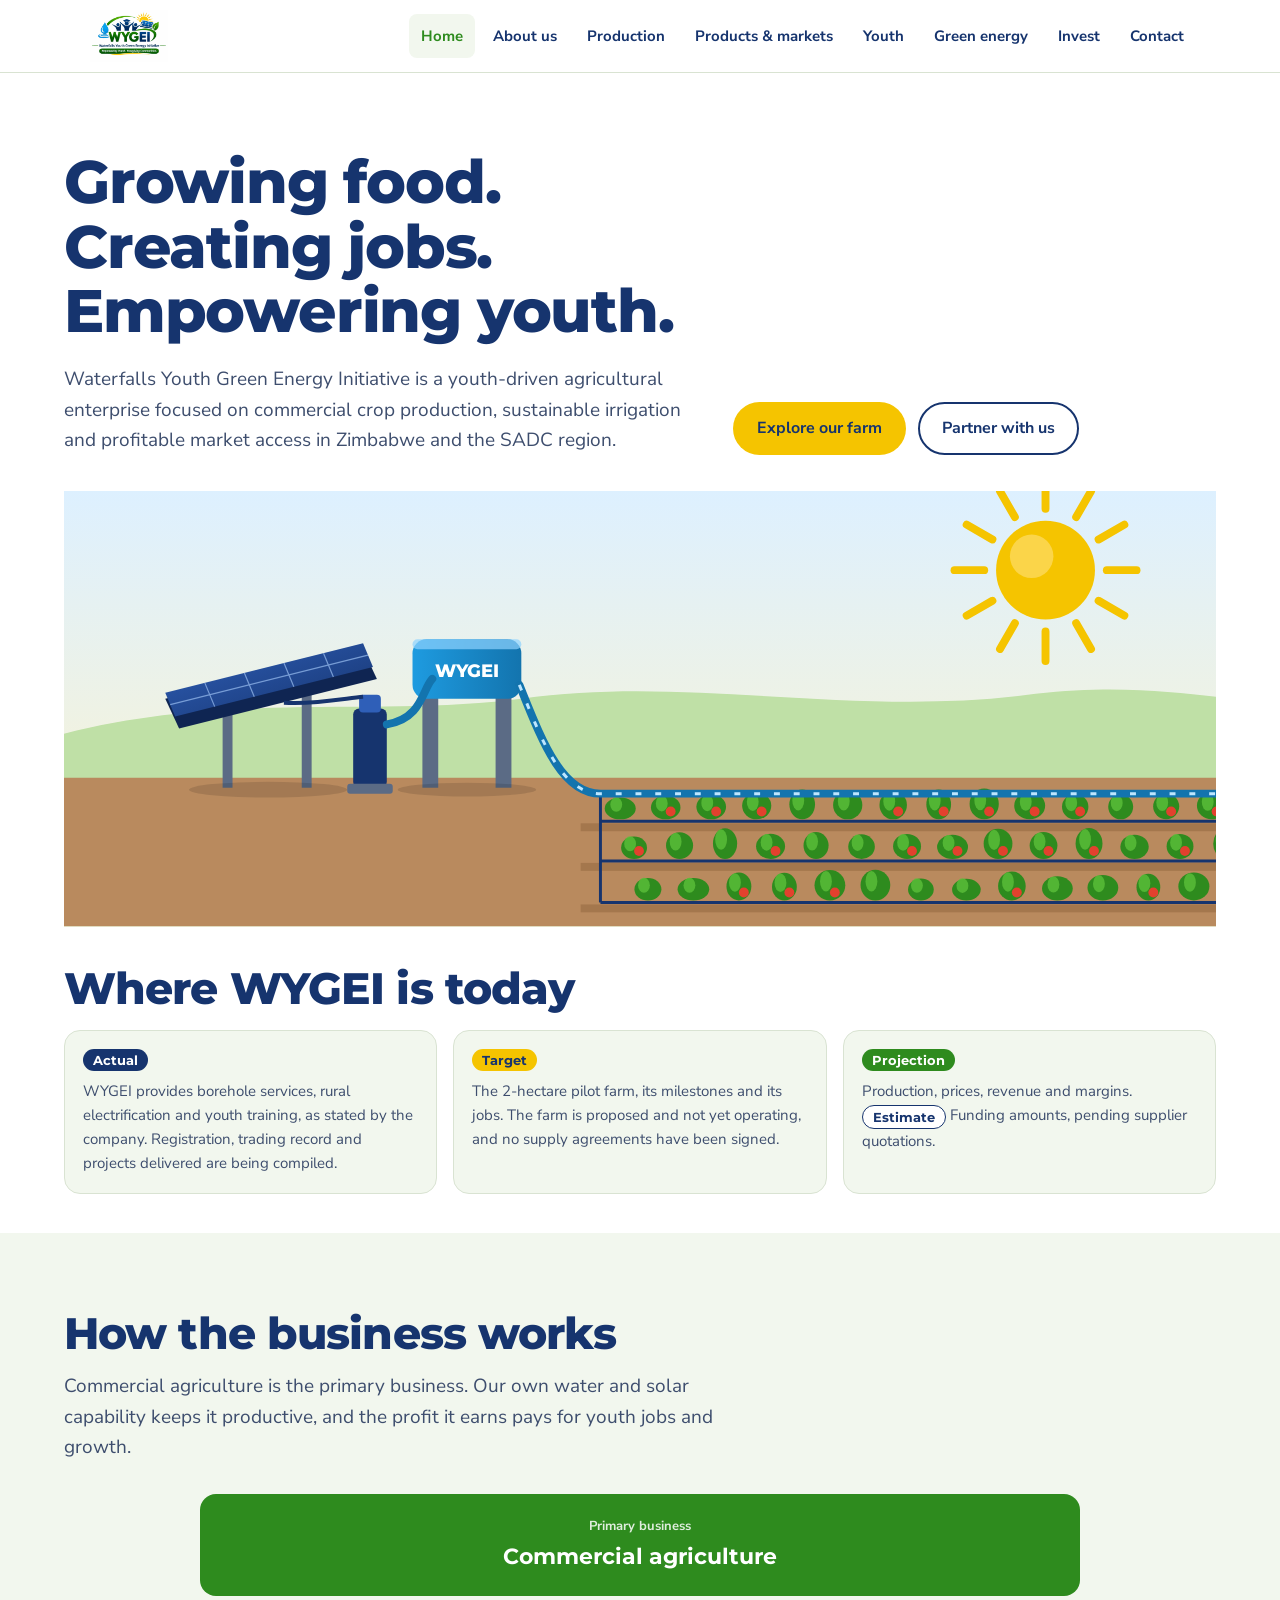
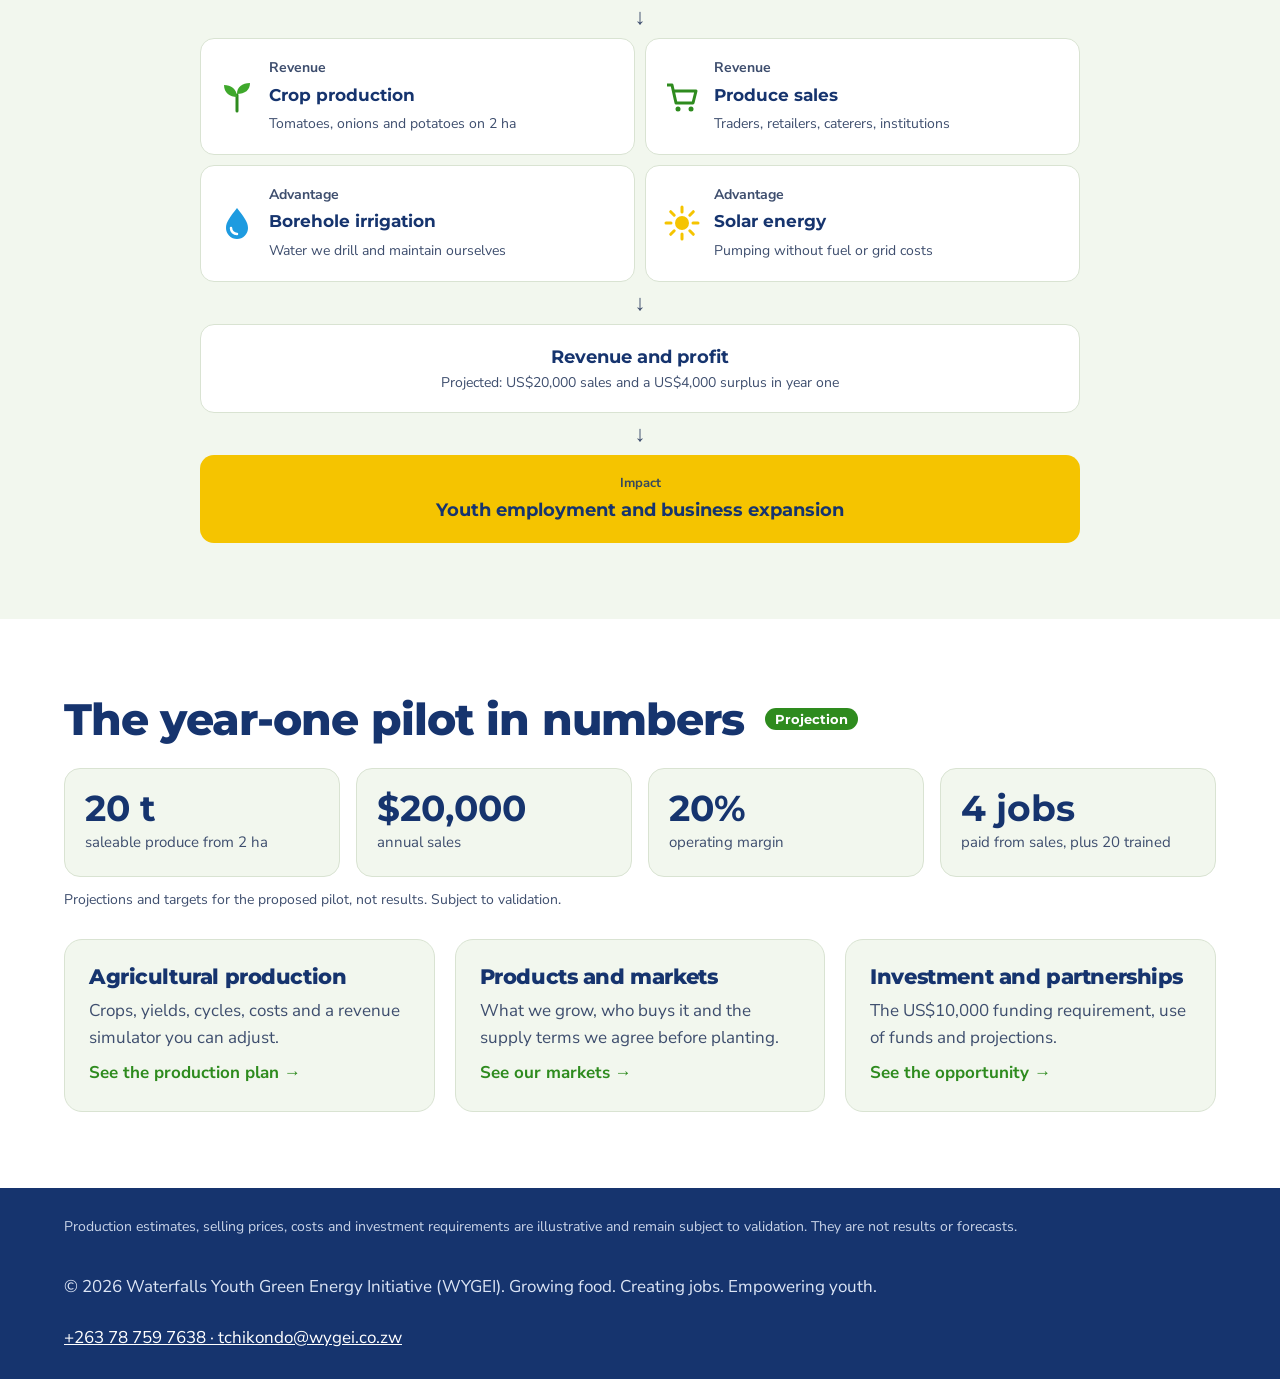
<file: index.html>
<!DOCTYPE html>
<html lang="en">
<head>
<meta charset="utf-8">
<meta name="viewport" content="width=device-width, initial-scale=1">
<title>WYGEI Agribusiness</title>
<meta name="description" content="WYGEI is a youth-driven agricultural enterprise in Harare growing and selling fresh produce with solar-powered irrigation.">
<link rel="stylesheet" href="https://fonts.googleapis.com/css2?family=Montserrat:wght@700;800&family=Nunito+Sans:wght@400;600;700&display=swap">
<link rel="stylesheet" href="style.css">
</head>
<body>
<nav aria-label="Main">
<div class="wrap">
<a class="brand" href="index.html"><span><img src="logo.png" alt="WYGEI home" width="78" height="52"></span></a>
<div class="links"><a href="index.html" aria-current="page">Home</a><a href="about.html">About us</a><a href="production.html">Production</a><a href="markets.html">Products &amp; markets</a><a href="youth.html">Youth</a><a href="energy.html">Green energy</a><a href="invest.html">Invest</a><a href="contact.html">Contact</a></div>
</div>
</nav>
<header class="band hero" id="top">
<div class="wrap">
<div class="top">
<div style="display:grid;gap:20px">
<h1>Growing food. Creating jobs. Empowering youth.</h1>
<p class="lead">Waterfalls Youth Green Energy Initiative is a youth-driven agricultural enterprise focused on commercial crop production, sustainable irrigation and profitable market access in Zimbabwe and the SADC region.</p>
</div>
<div class="ctas"><a class="btn sun" href="production.html">Explore our farm</a><a class="btn ghost" href="invest.html">Partner with us</a></div>
</div>
<div class="fig" aria-label="A solar panel powers a borehole pump that fills a tank and drips water along rows of crops">
<svg id="scene" viewBox="0 0 1200 440" preserveAspectRatio="xMidYMax slice" role="img" aria-label="Solar-powered borehole irrigating crop rows">
<defs>
<linearGradient id="sky" x1="0" y1="0" x2="0" y2="1"><stop offset="0" stop-color="var(--sky1)"/><stop offset="1" stop-color="var(--sky2)"/></linearGradient>
<linearGradient id="panelG" x1="0" y1="0" x2="1" y2="1"><stop offset="0" stop-color="#2F5FB8"/><stop offset="1" stop-color="#16346E"/></linearGradient>
<linearGradient id="tankG" x1="0" y1="0" x2="1" y2="0"><stop offset="0" stop-color="#1E9BE0"/><stop offset="1" stop-color="#1374AE"/></linearGradient>
</defs>
<rect width="1200" height="440" fill="url(#sky)"/>
<g id="sun"></g>
<path d="M0 250 C180 200 330 230 480 210 C650 186 820 230 1000 205 C1090 195 1150 205 1200 210 V440 H0Z" fill="var(--hill)"/>
<path d="M0 290 H1200 V440 H0Z" fill="var(--soil)"/>
<g id="rows"></g>
<g transform="translate(120 120)">
<rect x="58" y="80" width="10" height="100" fill="#5B6B85"/>
<rect x="138" y="80" width="10" height="100" fill="#5B6B85"/>
<polygon points="0,90 200,40 214,70 14,120" fill="#0F2552"/>
<polygon points="0,84 200,34 210,58 10,108" fill="url(#panelG)"/>
<g id="cells" stroke="#9CC0F2" stroke-width="1.2" opacity=".7"></g>
<ellipse cx="104" cy="182" rx="80" ry="8" fill="#000" opacity=".12"/>
</g>
<g transform="translate(380 150)">
<rect x="0" y="40" width="16" height="110" fill="#5B6B85"/><rect x="74" y="40" width="16" height="110" fill="#5B6B85"/>
<rect x="-10" y="0" width="110" height="60" rx="14" fill="url(#tankG)"/>
<rect x="-10" y="0" width="110" height="10" rx="5" fill="#8FD3FF" opacity=".7"/>
<text x="45" y="38" text-anchor="middle" font-family="Montserrat,Arial" font-weight="800" font-size="18" fill="#fff">WYGEI</text>
<ellipse cx="45" cy="152" rx="70" ry="7" fill="#000" opacity=".12"/>
</g>
<g transform="translate(310 220)">
<rect x="0" y="0" width="34" height="80" rx="6" fill="#16346E"/>
<rect x="6" y="-14" width="22" height="18" rx="4" fill="#2F5FB8"/>
<rect x="-6" y="76" width="46" height="10" rx="3" fill="#5B6B85"/>
</g>
<path d="M240 214 C270 216 300 210 320 208" stroke="#16346E" stroke-width="4" fill="none"/>
<path d="M344 236 C380 230 380 200 390 190" stroke="#1374AE" stroke-width="8" fill="none" stroke-linecap="round"/>
<path id="main" d="M478 196 C500 250 520 306 560 306 H1200" stroke="#1374AE" stroke-width="8" fill="none" stroke-linecap="round"/>
<path d="M478 196 C500 250 520 306 560 306 H1200" stroke="#BDE6FF" stroke-width="3" fill="none" class="flow"/>
</svg>
</div>
</div>
</header>
<section class="band" id="status" style="padding-block:clamp(24px,3vw,40px)">
<div class="wrap">
<h2>Where WYGEI is today</h2>
<div class="status">
<div><span class="b a">Actual</span><p>WYGEI provides borehole services, rural electrification and youth training, as stated by the company. Registration, trading record and projects delivered are being compiled.</p></div>
<div><span class="b t">Target</span><p>The 2-hectare pilot farm, its milestones and its jobs. The farm is proposed and not yet operating, and no supply agreements have been signed.</p></div>
<div><span class="b p">Projection</span><p>Production, prices, revenue and margins. <span class="b e">Estimate</span> Funding amounts, pending supplier quotations.</p></div>
</div>
</div>
</section>

<section class="band" style="background:var(--panel)" id="model">
<div class="wrap">
<h2>How the business works</h2>
<p class="lead" style="margin-top:14px">Commercial agriculture is the primary business. Our own water and solar capability keeps it productive, and the profit it earns pays for youth jobs and growth.</p>
<div class="hier" aria-label="Business model hierarchy">
<div class="top"><span class="tag">Primary business</span><b>Commercial agriculture</b></div>
<div class="arrow" aria-hidden="true">↓</div>
<div class="grid">
<div class="cell"><svg viewBox="0 0 36 36" aria-hidden="true"><path d="M18 32V16" stroke="#2E8B1E" stroke-width="3" stroke-linecap="round"/><path d="M18 18C18 10 12 6 5 6c0 8 6 12 13 12zM18 15c0-7 5-11 13-11 0 7-5 11-13 11z" fill="#3FA82C"/></svg><div><span class="tag">Revenue</span><b>Crop production</b><span>Tomatoes, onions and potatoes on 2 ha</span></div></div>
<div class="cell"><svg viewBox="0 0 36 36" aria-hidden="true"><path d="M3 6h5l4 18h17l3-12H10" fill="none" stroke="#2E8B1E" stroke-width="3" stroke-linejoin="round"/><circle cx="14" cy="30" r="2.5" fill="#2E8B1E"/><circle cx="27" cy="30" r="2.5" fill="#2E8B1E"/></svg><div><span class="tag">Revenue</span><b>Produce sales</b><span>Traders, retailers, caterers, institutions</span></div></div>
<div class="cell"><svg viewBox="0 0 36 36" aria-hidden="true"><path d="M18 3c7 9 11 14 11 20a11 11 0 0 1-22 0c0-6 4-11 11-20z" fill="#1E9BE0"/><path d="M12 23a6 6 0 0 0 6 6" stroke="#fff" stroke-width="2.5" fill="none" stroke-linecap="round"/></svg><div><span class="tag">Advantage</span><b>Borehole irrigation</b><span>Water we drill and maintain ourselves</span></div></div>
<div class="cell"><svg viewBox="0 0 36 36" aria-hidden="true"><circle cx="18" cy="18" r="7" fill="#F5C400"/><g stroke="#F5C400" stroke-width="3" stroke-linecap="round"><path d="M18 2v5M18 29v5M2 18h5M29 18h5M6.7 6.7l3.5 3.5M25.8 25.8l3.5 3.5M6.7 29.3l3.5-3.5M25.8 10.2l3.5-3.5"/></g></svg><div><span class="tag">Advantage</span><b>Solar energy</b><span>Pumping without fuel or grid costs</span></div></div>
</div>
<div class="arrow" aria-hidden="true">↓</div>
<div class="wide"><b>Revenue and profit</b><p class="muted">Projected: US$20,000 sales and a US$4,000 surplus in year one</p></div>
<div class="arrow" aria-hidden="true">↓</div>
<div class="end"><span class="tag">Impact</span><b>Youth employment and business expansion</b></div>
</div>
</div>
</section>

<section class="band" id="numbers">
<div class="wrap">
<h2>The year-one pilot in numbers <span class="b p">Projection</span></h2>
<div class="kpis">
<div class="kpi"><b>20 t</b><span>saleable produce from 2 ha</span></div>
<div class="kpi"><b>$20,000</b><span>annual sales</span></div>
<div class="kpi"><b>20%</b><span>operating margin</span></div>
<div class="kpi"><b>4 jobs</b><span>paid from sales, plus 20 trained</span></div>
</div>
<p class="note">Projections and targets for the proposed pilot, not results. Subject to validation.</p>
<div class="pagecards">
<a href="production.html"><h3>Agricultural production</h3><p>Crops, yields, cycles, costs and a revenue simulator you can adjust.</p><span class="go">See the production plan →</span></a>
<a href="markets.html"><h3>Products and markets</h3><p>What we grow, who buys it and the supply terms we agree before planting.</p><span class="go">See our markets →</span></a>
<a href="invest.html"><h3>Investment and partnerships</h3><p>The US$10,000 funding requirement, use of funds and projections.</p><span class="go">See the opportunity →</span></a>
</div>
</div>
</section>

<footer class="band" style="padding-block:28px">
<div class="wrap">
<p class="disc-line">Production estimates, selling prices, costs and investment requirements are illustrative and remain subject to validation. They are not results or forecasts.</p>
<p>© 2026 Waterfalls Youth Green Energy Initiative (WYGEI). Growing food. Creating jobs. Empowering youth.</p>
<p><a href="contact.html">+263 78 759 7638 · tchikondo@wygei.co.zw</a></p>
</div>
</footer>
<script src="app.js"></script>
</body>
</html>
</file>
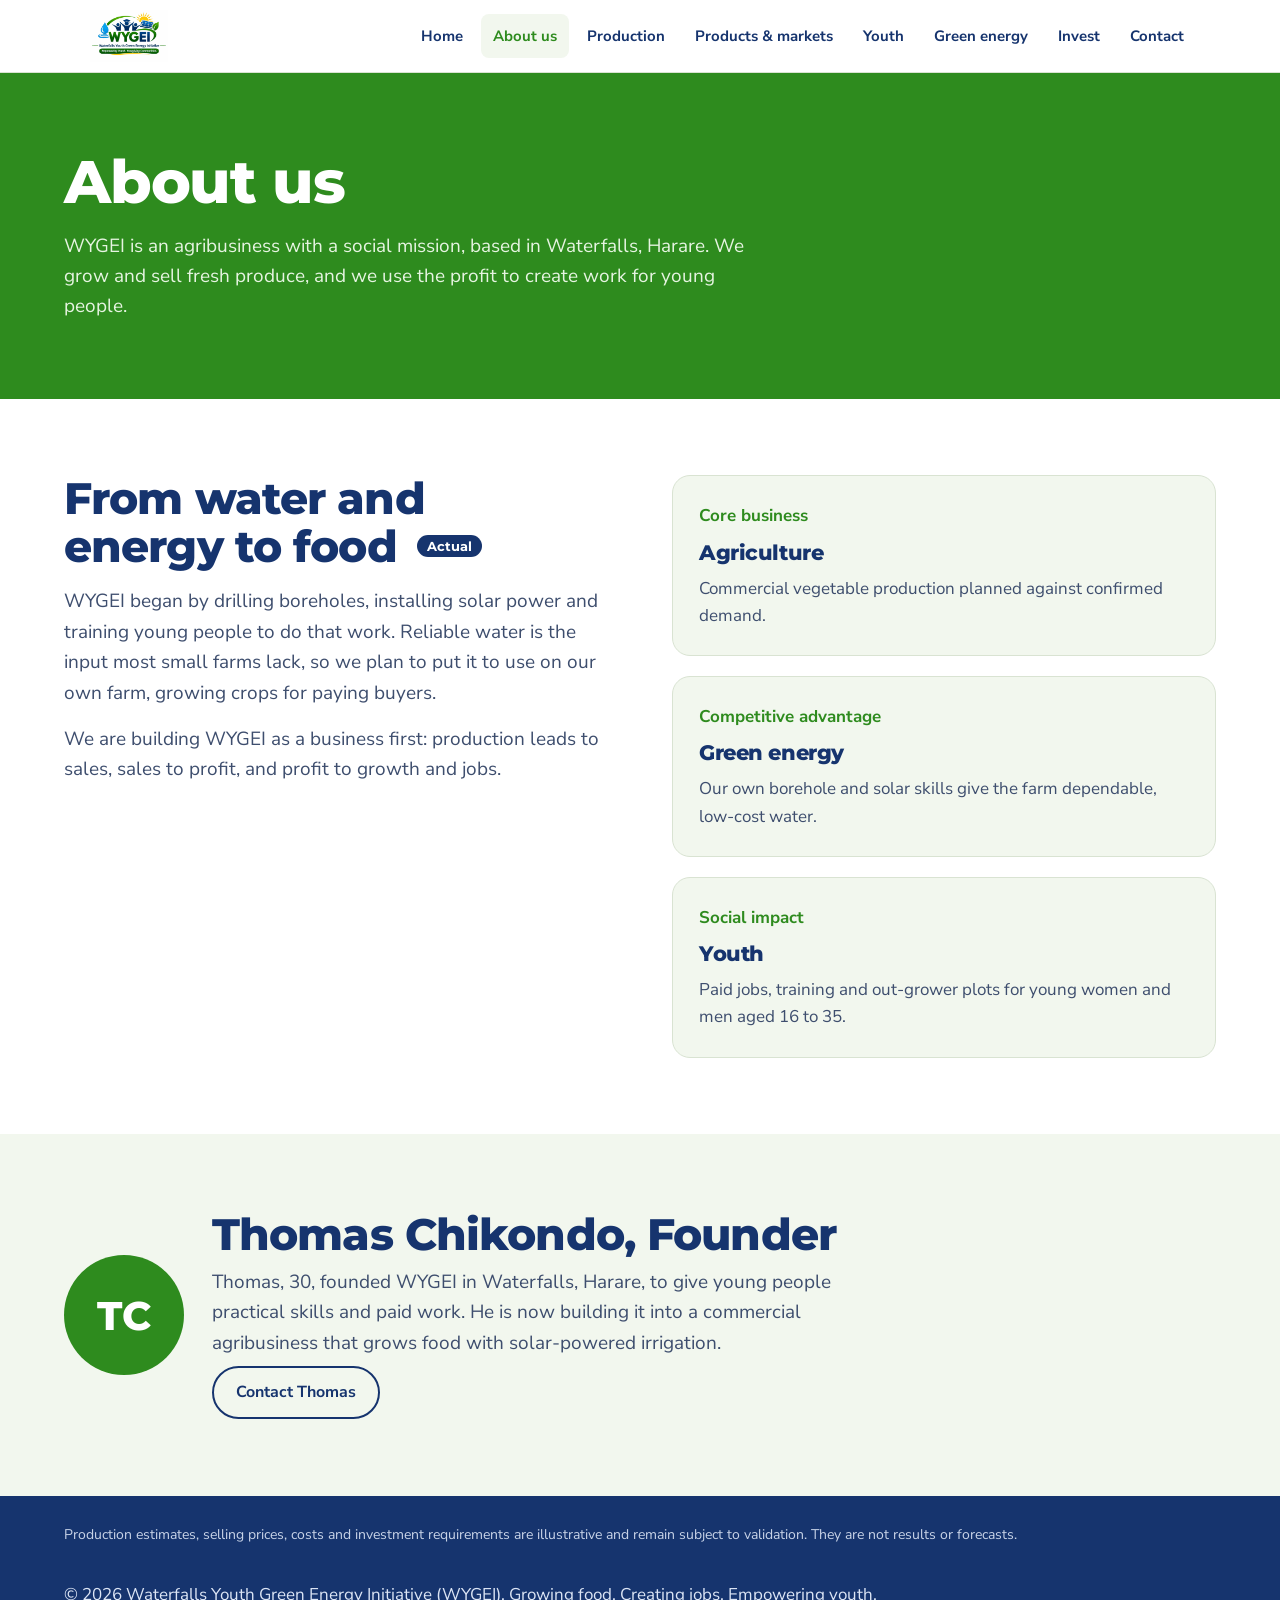
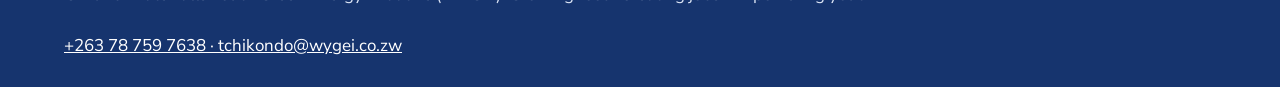
<file: about.html>
<!DOCTYPE html>
<html lang="en">
<head>
<meta charset="utf-8">
<meta name="viewport" content="width=device-width, initial-scale=1">
<title>About WYGEI</title>
<meta name="description" content="About Waterfalls Youth Green Energy Initiative, a youth-driven agribusiness in Harare.">
<link rel="stylesheet" href="https://fonts.googleapis.com/css2?family=Montserrat:wght@700;800&family=Nunito+Sans:wght@400;600;700&display=swap">
<link rel="stylesheet" href="style.css">
</head>
<body>
<nav aria-label="Main">
<div class="wrap">
<a class="brand" href="index.html"><span><img src="logo.png" alt="WYGEI home" width="78" height="52"></span></a>
<div class="links"><a href="index.html">Home</a><a href="about.html" aria-current="page">About us</a><a href="production.html">Production</a><a href="markets.html">Products &amp; markets</a><a href="youth.html">Youth</a><a href="energy.html">Green energy</a><a href="invest.html">Invest</a><a href="contact.html">Contact</a></div>
</div>
</nav>
<header class="band green"><div class="wrap pagehead"><h1>About us</h1><p class="lead">WYGEI is an agribusiness with a social mission, based in Waterfalls, Harare. We grow and sell fresh produce, and we use the profit to create work for young people.</p></div></header>
<section class="band" id="story">
<div class="wrap split">
<div style="display:grid;gap:16px">
<h2>From water and energy to food <span class="b a">Actual</span></h2>
<p class="lead">WYGEI began by drilling boreholes, installing solar power and training young people to do that work. Reliable water is the input most small farms lack, so we plan to put it to use on our own farm, growing crops for paying buyers.</p>
<p class="lead">We are building WYGEI as a business first: production leads to sales, sales to profit, and profit to growth and jobs.</p>
</div>
<div class="cards" style="grid-template-columns:minmax(0,1fr);margin-top:0">
<div class="card"><span class="tag" style="color:var(--green);font-weight:700">Core business</span><h3>Agriculture</h3><p>Commercial vegetable production planned against confirmed demand.</p></div>
<div class="card"><span class="tag" style="color:var(--green);font-weight:700">Competitive advantage</span><h3>Green energy</h3><p>Our own borehole and solar skills give the farm dependable, low-cost water.</p></div>
<div class="card"><span class="tag" style="color:var(--green);font-weight:700">Social impact</span><h3>Youth</h3><p>Paid jobs, training and out-grower plots for young women and men aged 16 to 35.</p></div>
</div>
</div>
</section>
<section class="band" style="background:var(--panel)" id="founder">
<div class="wrap founder" style="margin-top:0">
<div class="mono" aria-hidden="true">TC</div>
<div style="display:grid;gap:8px">
<h2>Thomas Chikondo, Founder</h2>
<p class="lead">Thomas, 30, founded WYGEI in Waterfalls, Harare, to give young people practical skills and paid work. He is now building it into a commercial agribusiness that grows food with solar-powered irrigation.</p>
<p><a class="btn ghost" href="contact.html">Contact Thomas</a></p>
</div>
</div>
</section>

<footer class="band" style="padding-block:28px">
<div class="wrap">
<p class="disc-line">Production estimates, selling prices, costs and investment requirements are illustrative and remain subject to validation. They are not results or forecasts.</p>
<p>© 2026 Waterfalls Youth Green Energy Initiative (WYGEI). Growing food. Creating jobs. Empowering youth.</p>
<p><a href="contact.html">+263 78 759 7638 · tchikondo@wygei.co.zw</a></p>
</div>
</footer>
<script src="app.js"></script>
</body>
</html>
</file>
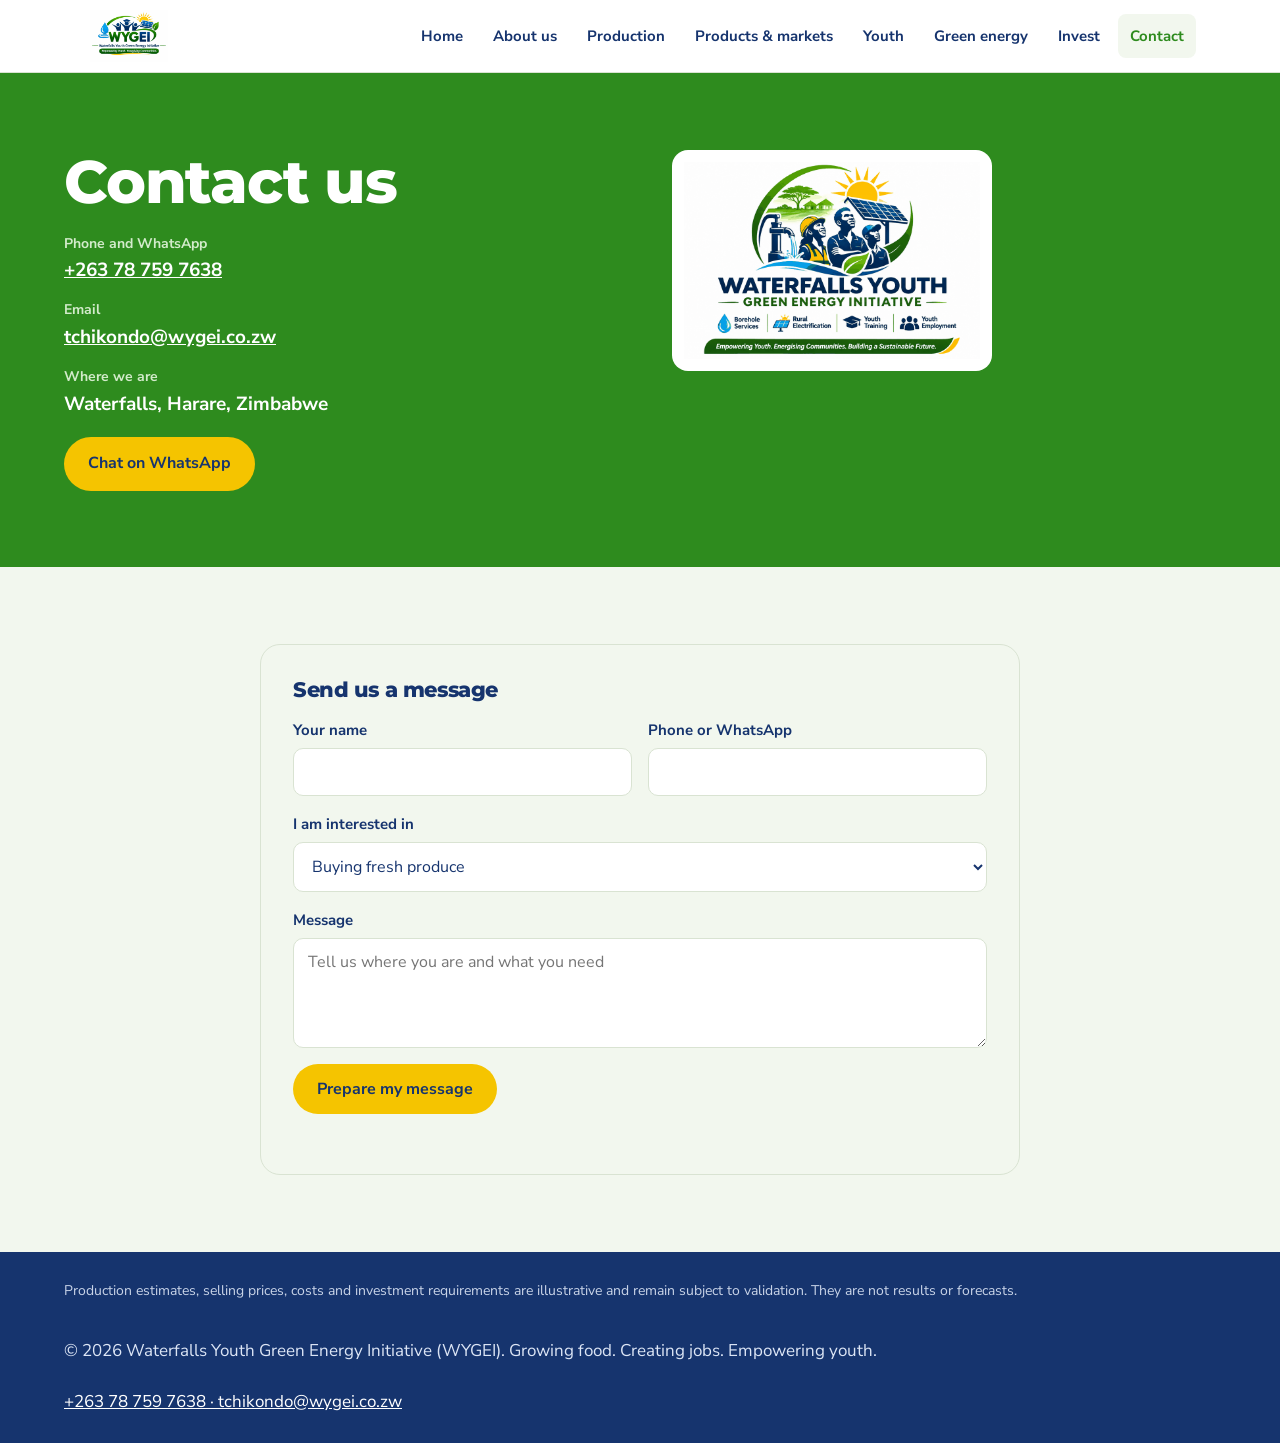
<file: contact.html>
<!DOCTYPE html>
<html lang="en">
<head>
<meta charset="utf-8">
<meta name="viewport" content="width=device-width, initial-scale=1">
<title>Contact WYGEI</title>
<meta name="description" content="Contact WYGEI in Waterfalls, Harare.">
<link rel="stylesheet" href="https://fonts.googleapis.com/css2?family=Montserrat:wght@700;800&family=Nunito+Sans:wght@400;600;700&display=swap">
<link rel="stylesheet" href="style.css">
</head>
<body>
<nav aria-label="Main">
<div class="wrap">
<a class="brand" href="index.html"><span><img src="logo.png" alt="WYGEI home" width="78" height="52"></span></a>
<div class="links"><a href="index.html">Home</a><a href="about.html">About us</a><a href="production.html">Production</a><a href="markets.html">Products &amp; markets</a><a href="youth.html">Youth</a><a href="energy.html">Green energy</a><a href="invest.html">Invest</a><a href="contact.html" aria-current="page">Contact</a></div>
</div>
</nav>
<section class="band green" id="contact">
<div class="wrap split">
<div class="contact">
<h1>Contact us</h1>
<dl>
<div><dt>Phone and WhatsApp</dt><dd><a href="tel:+263787597638">+263 78 759 7638</a></dd></div>
<div><dt>Email</dt><dd><a href="mailto:tchikondo@wygei.co.zw">tchikondo@wygei.co.zw</a></dd></div>
<div><dt>Where we are</dt><dd>Waterfalls, Harare, Zimbabwe</dd></div>
</dl>
<div class="row"><a class="btn sun" href="https://wa.me/263787597638">Chat on WhatsApp</a></div>
</div>
<div class="logochip"><img src="logo-full.png" alt="Waterfalls Youth Green Energy Initiative logo" width="900" height="600"></div>
</div>
</section>
<section class="band" style="background:var(--panel)" id="message">
<div class="wrap" style="max-width:760px">
<form id="enq" novalidate>
<h3 id="join">Send us a message</h3>
<div class="two">
<label for="f-name">Your name<input id="f-name" name="name" autocomplete="name" required></label>
<label for="f-phone">Phone or WhatsApp<input id="f-phone" name="phone" type="tel" autocomplete="tel"></label>
</div>
<label for="f-type">I am interested in
<select id="f-type" name="type">
<option>Buying fresh produce</option>
<option>Investing or partnering</option>
<option>Joining the youth programme</option>
<option>A borehole or solar power</option>
<option>Something else</option>
</select></label>
<label for="f-msg">Message<textarea id="f-msg" name="msg" placeholder="Tell us where you are and what you need"></textarea></label>
<div class="row"><button class="btn sun" type="submit">Prepare my message</button></div>
<p id="f-err" class="note" role="alert"></p>
<div class="out" id="out" aria-live="polite">
<p><b>Your message is ready.</b> Send it to us by WhatsApp or email.</p>
<pre id="out-text"></pre>
<div class="row"><a class="btn sun" id="wa" href="#">Open WhatsApp</a><a class="btn ghost" id="em" href="#">Open email</a><button class="btn ghost" type="button" id="copy">Copy text</button></div>
<p class="note">If the buttons don't open, copy the text and send it to +263 78 759 7638 or tchikondo@wygei.co.zw.</p>
</div>
</form>
</div>
</section>

<footer class="band" style="padding-block:28px">
<div class="wrap">
<p class="disc-line">Production estimates, selling prices, costs and investment requirements are illustrative and remain subject to validation. They are not results or forecasts.</p>
<p>© 2026 Waterfalls Youth Green Energy Initiative (WYGEI). Growing food. Creating jobs. Empowering youth.</p>
<p><a href="contact.html">+263 78 759 7638 · tchikondo@wygei.co.zw</a></p>
</div>
</footer>
<script src="app.js"></script>
</body>
</html>
</file>
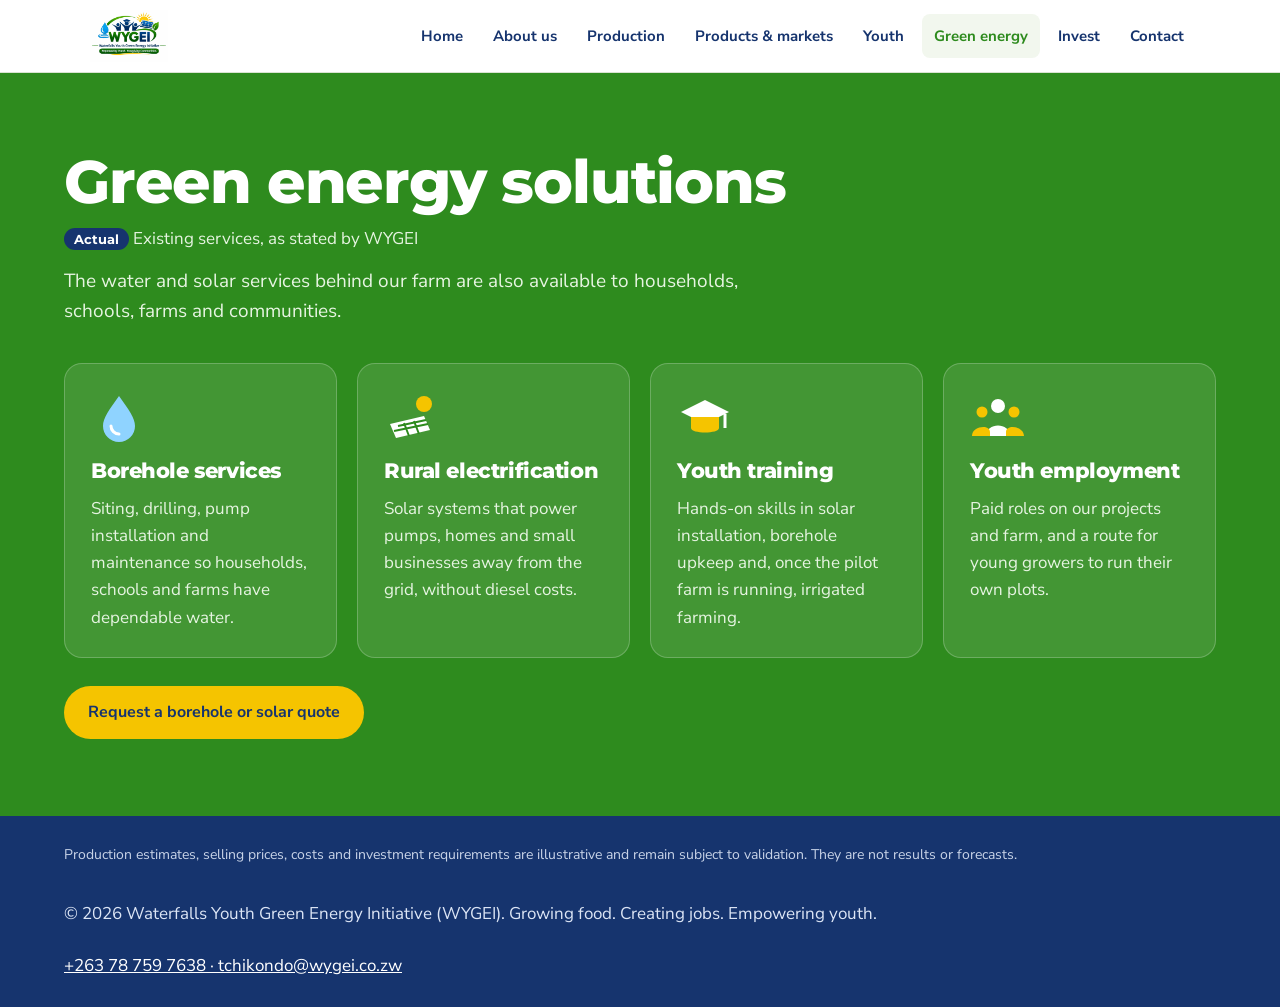
<file: energy.html>
<!DOCTYPE html>
<html lang="en">
<head>
<meta charset="utf-8">
<meta name="viewport" content="width=device-width, initial-scale=1">
<title>WYGEI Green Energy</title>
<meta name="description" content="Borehole and solar services from WYGEI.">
<link rel="stylesheet" href="https://fonts.googleapis.com/css2?family=Montserrat:wght@700;800&family=Nunito+Sans:wght@400;600;700&display=swap">
<link rel="stylesheet" href="style.css">
</head>
<body>
<nav aria-label="Main">
<div class="wrap">
<a class="brand" href="index.html"><span><img src="logo.png" alt="WYGEI home" width="78" height="52"></span></a>
<div class="links"><a href="index.html">Home</a><a href="about.html">About us</a><a href="production.html">Production</a><a href="markets.html">Products &amp; markets</a><a href="youth.html">Youth</a><a href="energy.html" aria-current="page">Green energy</a><a href="invest.html">Invest</a><a href="contact.html">Contact</a></div>
</div>
</nav>
<section class="band green" id="services"><div class="wrap"><h1>Green energy solutions</h1><p style="margin-top:10px"><span class="b a">Actual</span> <span style="color:#E6F4E1">Existing services, as stated by WYGEI</span></p><p class="lead" style="margin-top:14px">The water and solar services behind our farm are also available to households, schools, farms and communities.</p><div class="services">
<div class="svc"><svg viewBox="0 0 56 56" aria-hidden="true"><path d="M28 6 C38 20 44 28 44 36 A16 16 0 0 1 12 36 C12 28 18 20 28 6Z" fill="#8FD3FF"/><path d="M20 36 A8 8 0 0 0 28 44" stroke="#fff" stroke-width="3" fill="none" stroke-linecap="round"/></svg><h3>Borehole services</h3><p>Siting, drilling, pump installation and maintenance so households, schools and farms have dependable water.</p></div>
<div class="svc"><svg viewBox="0 0 56 56" aria-hidden="true"><circle cx="40" cy="14" r="8" fill="#F5C400"/><polygon points="6,34 40,26 46,40 12,48" fill="#fff"/><path d="M14 36 L42 30 M10 41 L44 34 M20 33 L25 46 M30 31 L35 44" stroke="#2E8B1E" stroke-width="2"/></svg><h3>Rural electrification</h3><p>Solar systems that power pumps, homes and small businesses away from the grid, without diesel costs.</p></div>
<div class="svc"><svg viewBox="0 0 56 56" aria-hidden="true"><polygon points="28,10 52,22 28,34 4,22" fill="#fff"/><path d="M14 27 V38 C14 44 42 44 42 38 V27" fill="#F5C400"/><path d="M48 24 V38" stroke="#fff" stroke-width="3"/></svg><h3>Youth training</h3><p>Hands-on skills in solar installation, borehole upkeep and, once the pilot farm is running, irrigated farming.</p></div>
<div class="svc"><svg viewBox="0 0 56 56" aria-hidden="true"><circle cx="28" cy="16" r="7" fill="#fff"/><circle cx="12" cy="22" r="5.5" fill="#F5C400"/><circle cx="44" cy="22" r="5.5" fill="#F5C400"/><path d="M16 46 C16 32 40 32 40 46Z" fill="#fff"/><path d="M2 46 C2 36 20 34 20 42 V46Z M54 46 C54 36 36 34 36 42 V46Z" fill="#F5C400"/></svg><h3>Youth employment</h3><p>Paid roles on our projects and farm, and a route for young growers to run their own plots.</p></div>
</div><p style="margin-top:28px"><a class="btn sun" href="contact.html#energy">Request a borehole or solar quote</a></p></div></section>
<footer class="band" style="padding-block:28px">
<div class="wrap">
<p class="disc-line">Production estimates, selling prices, costs and investment requirements are illustrative and remain subject to validation. They are not results or forecasts.</p>
<p>© 2026 Waterfalls Youth Green Energy Initiative (WYGEI). Growing food. Creating jobs. Empowering youth.</p>
<p><a href="contact.html">+263 78 759 7638 · tchikondo@wygei.co.zw</a></p>
</div>
</footer>
<script src="app.js"></script>
</body>
</html>
</file>
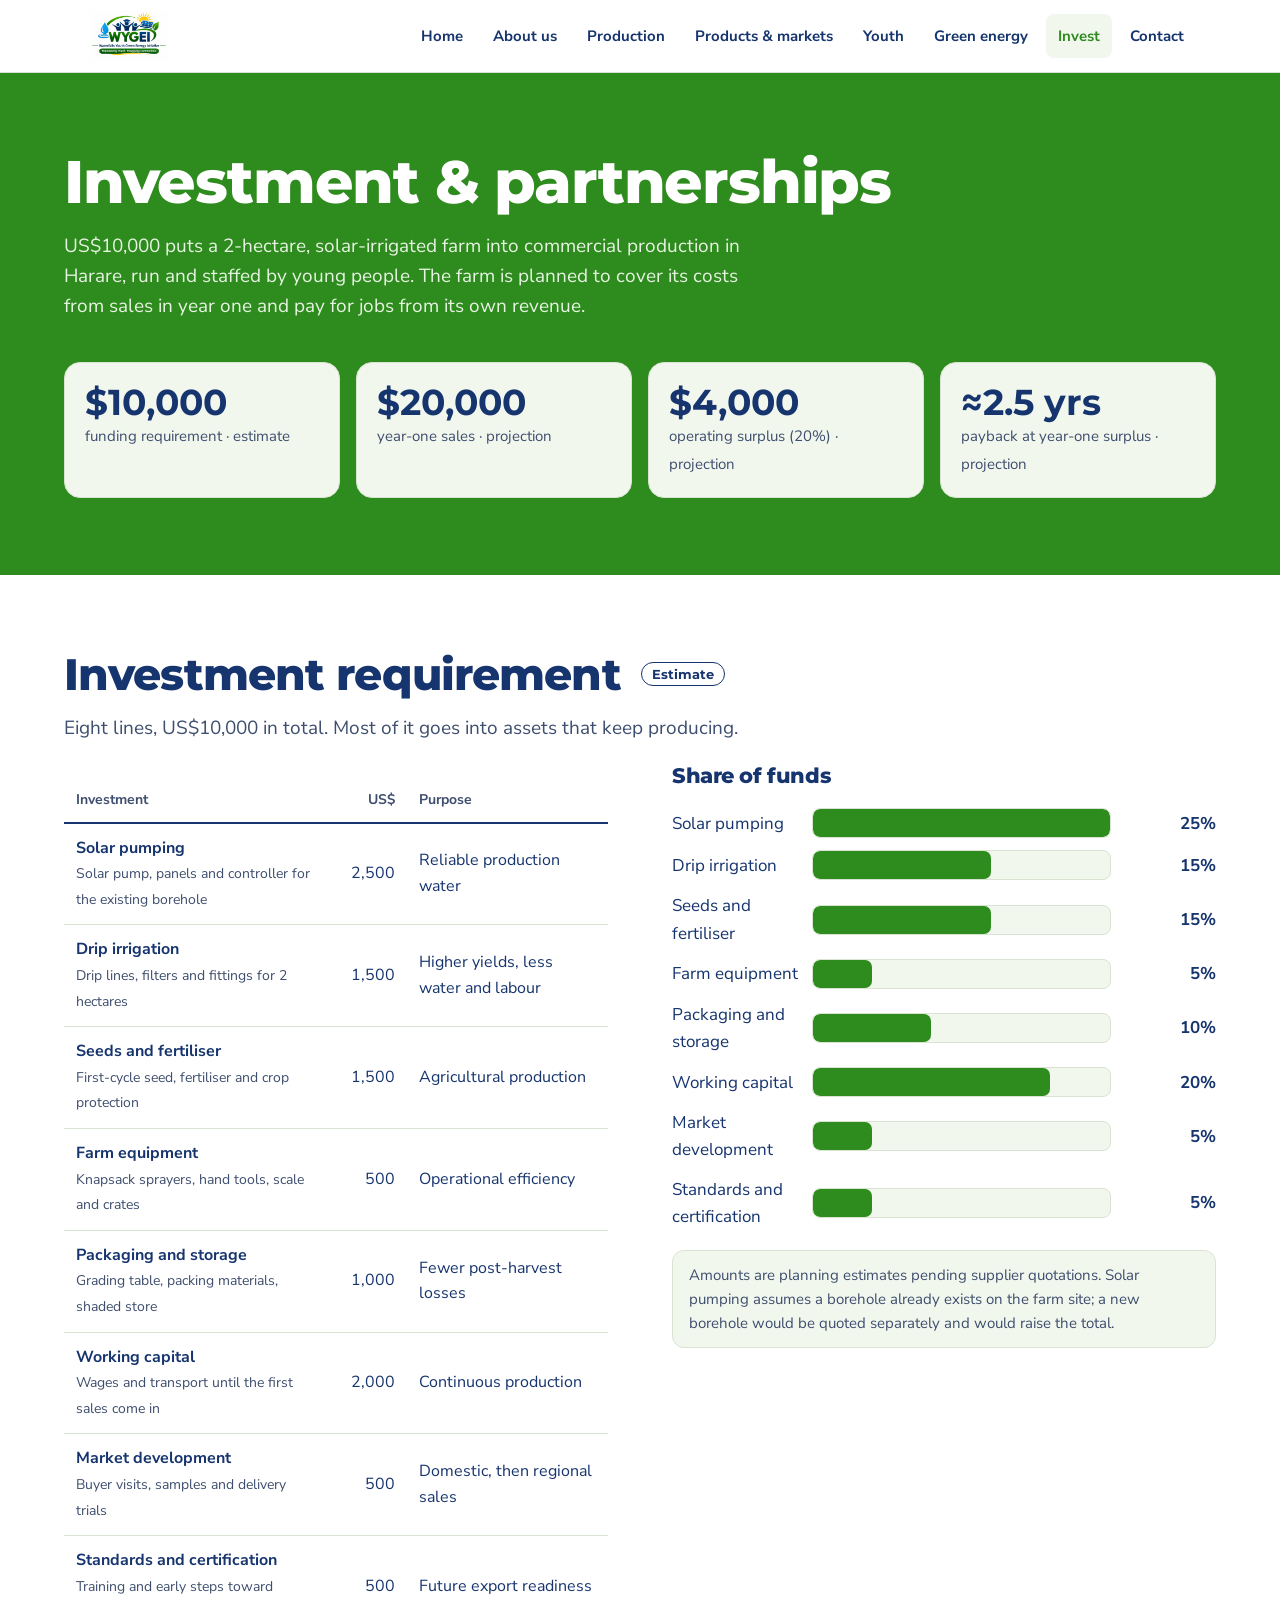
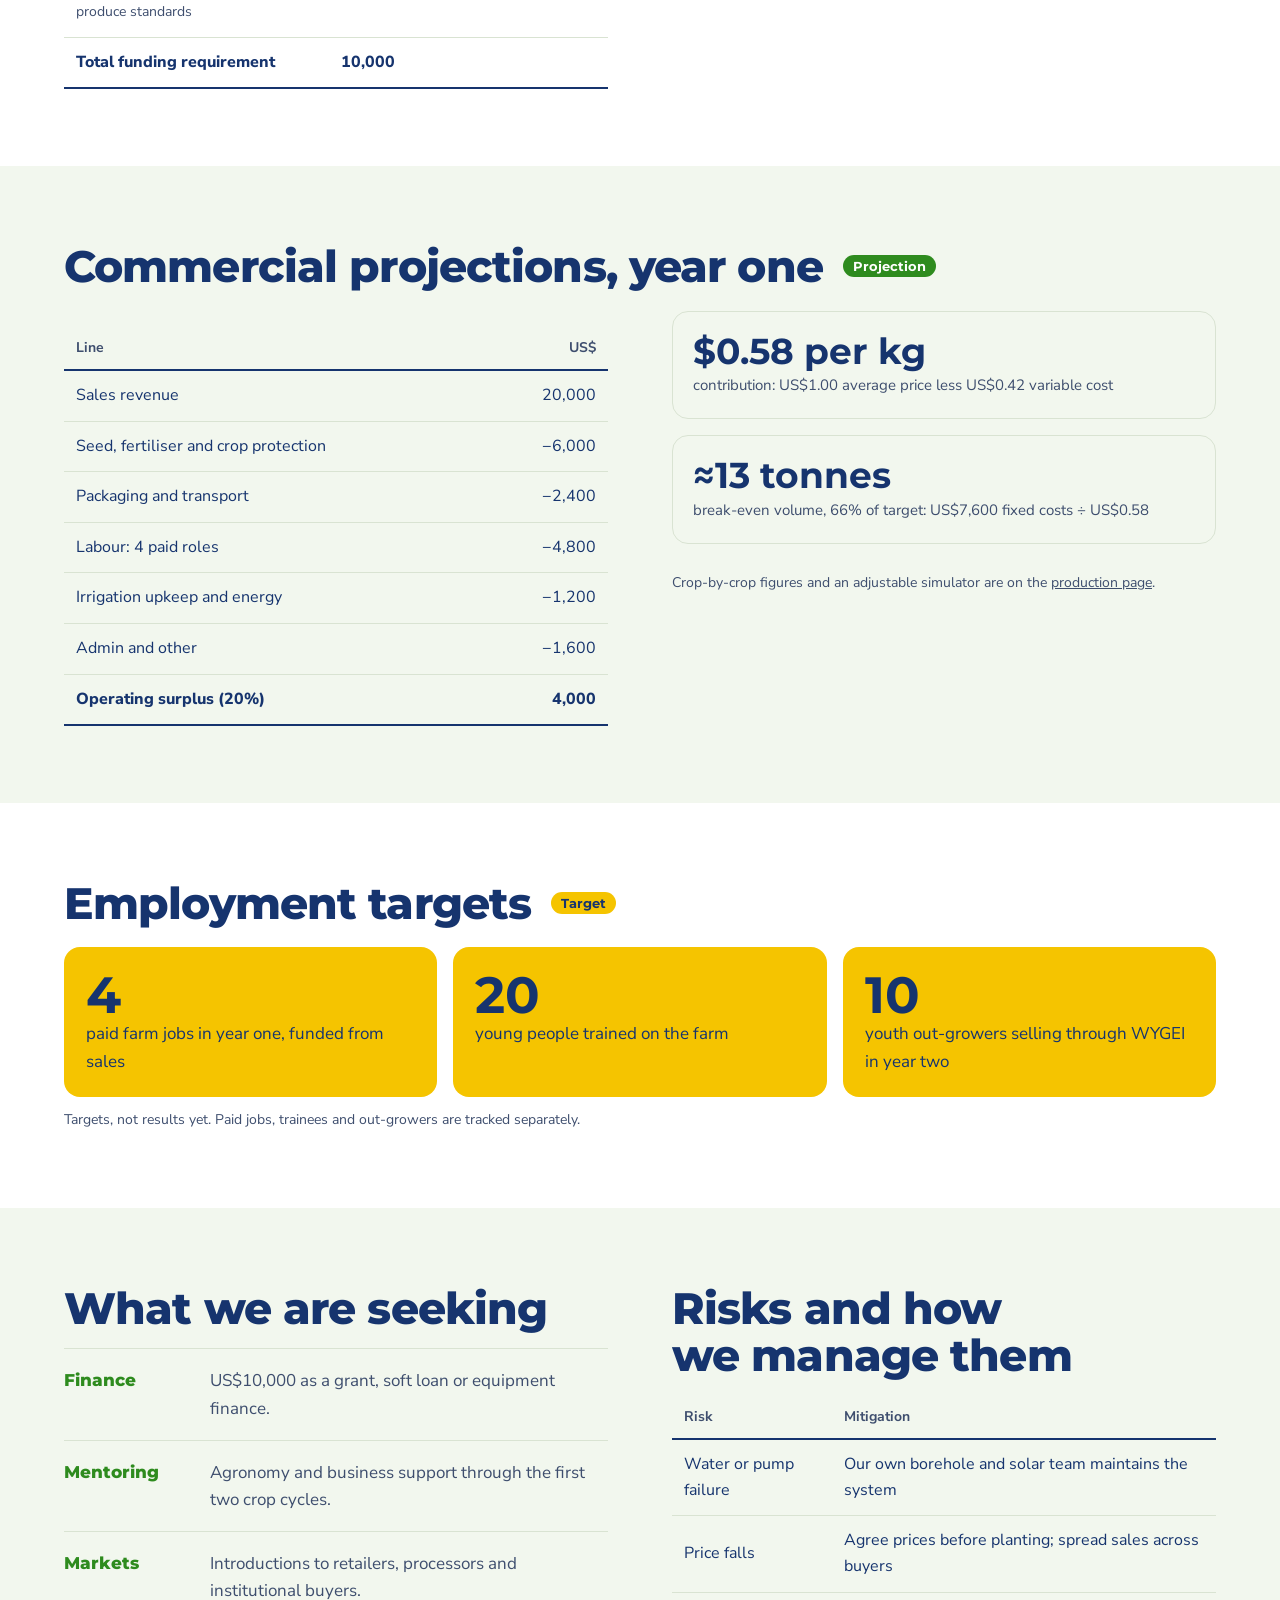
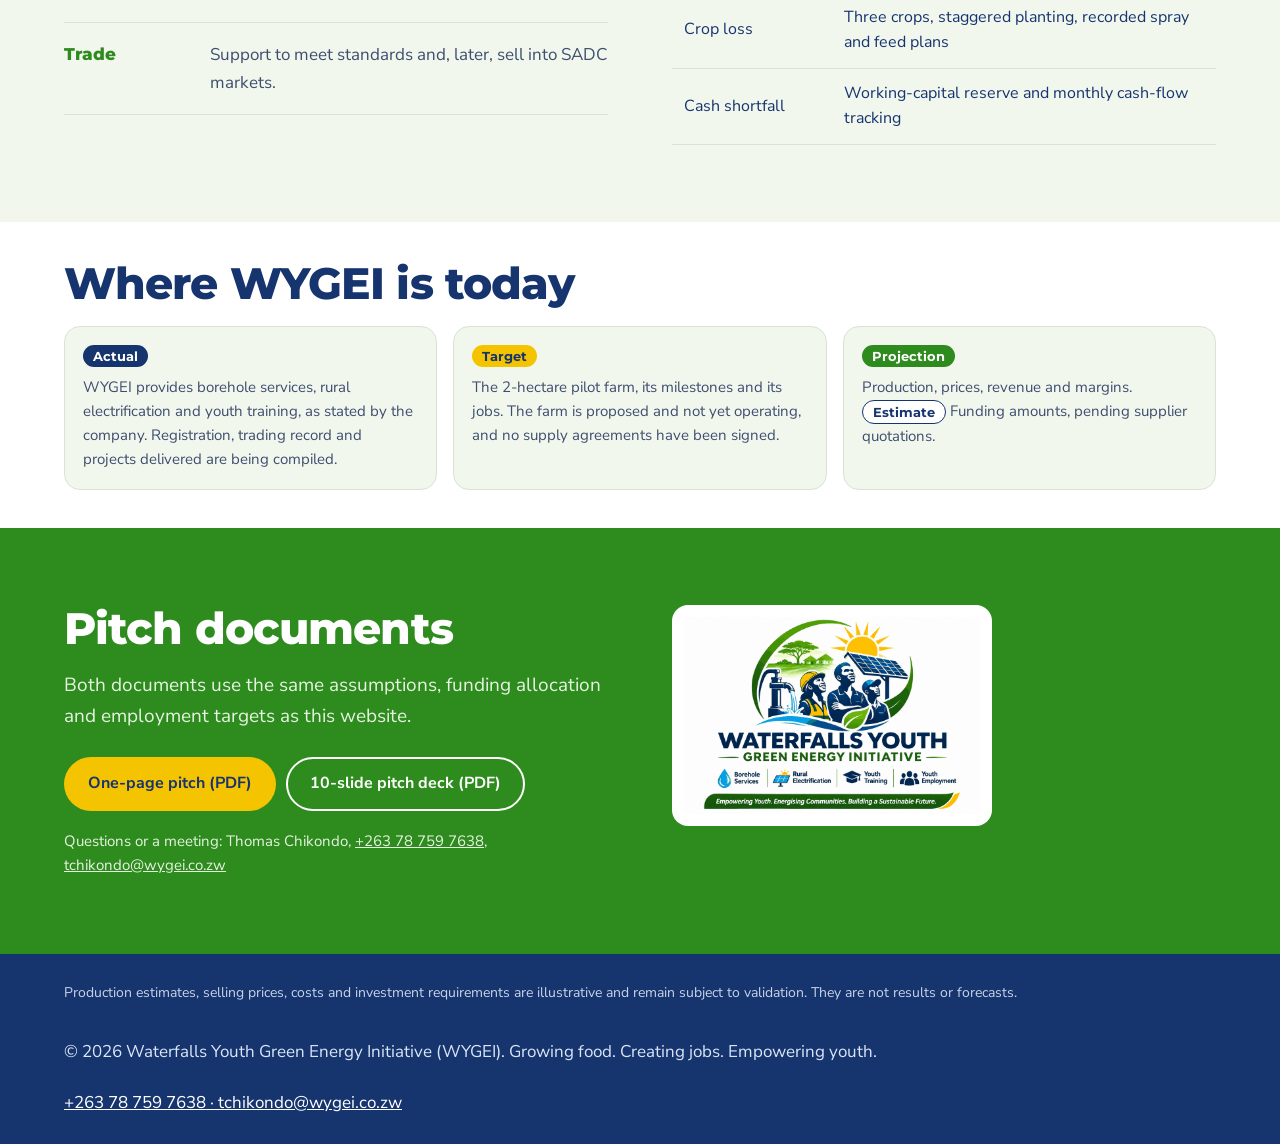
<file: invest.html>
<!DOCTYPE html>
<html lang="en">
<head>
<meta charset="utf-8">
<meta name="viewport" content="width=device-width, initial-scale=1">
<title>WYGEI Investment</title>
<meta name="description" content="Investment and partnership opportunity: WYGEI youth agribusiness pilot in Harare.">
<link rel="stylesheet" href="https://fonts.googleapis.com/css2?family=Montserrat:wght@700;800&family=Nunito+Sans:wght@400;600;700&display=swap">
<link rel="stylesheet" href="style.css">
</head>
<body>
<nav aria-label="Main">
<div class="wrap">
<a class="brand" href="index.html"><span><img src="logo.png" alt="WYGEI home" width="78" height="52"></span></a>
<div class="links"><a href="index.html">Home</a><a href="about.html">About us</a><a href="production.html">Production</a><a href="markets.html">Products &amp; markets</a><a href="youth.html">Youth</a><a href="energy.html">Green energy</a><a href="invest.html" aria-current="page">Invest</a><a href="contact.html">Contact</a></div>
</div>
</nav>
<header class="band green">
<div class="wrap pagehead">
<h1>Investment &amp; partnerships</h1>
<p class="lead">US$10,000 puts a 2-hectare, solar-irrigated farm into commercial production in Harare, run and staffed by young people. The farm is planned to cover its costs from sales in year one and pay for jobs from its own revenue.</p>
<div class="kpis">
<div class="kpi"><b>$10,000</b><span>funding requirement · estimate</span></div>
<div class="kpi"><b>$20,000</b><span>year-one sales · projection</span></div>
<div class="kpi"><b>$4,000</b><span>operating surplus (20%) · projection</span></div>
<div class="kpi"><b>≈2.5 yrs</b><span>payback at year-one surplus · projection</span></div>
</div>
</div>
</header>
<section class="band" id="use">
<div class="wrap">
<h2>Investment requirement <span class="b e">Estimate</span></h2>
<p class="lead" style="margin-top:14px">Eight lines, US$10,000 in total. Most of it goes into assets that keep producing.</p>
<div class="split" style="margin-top:20px">
<div class="tblwrap"><table class="stack">
<thead><tr><th>Investment</th><th class="n">US$</th><th>Purpose</th></tr></thead>
<tbody id="use-rows"></tbody>
</table></div>
<div><h3>Share of funds</h3><div class="bars" id="ubars"></div>
<p class="assume">Amounts are planning estimates pending supplier quotations. Solar pumping assumes a borehole already exists on the farm site; a new borehole would be quoted separately and would raise the total.</p></div>
</div>
</div>
</section>
<section class="band" style="background:var(--panel)" id="projections">
<div class="wrap">
<h2>Commercial projections, year one <span class="b p">Projection</span></h2>
<div class="split" style="margin-top:20px">
<div class="tblwrap"><table>
<thead><tr><th>Line</th><th class="n">US$</th></tr></thead>
<tbody id="pl"></tbody>
</table></div>
<div style="display:grid;gap:16px;align-content:start">
<div class="kpi"><b>$0.58 per kg</b><span>contribution: US$1.00 average price less US$0.42 variable cost</span></div>
<div class="kpi"><b>≈13 tonnes</b><span>break-even volume, 66% of target: US$7,600 fixed costs ÷ US$0.58</span></div>
<p class="note">Crop-by-crop figures and an adjustable simulator are on the <a href="production.html">production page</a>.</p>
</div>
</div>
</div>
</section>
<section class="band" id="jobs">
<div class="wrap">
<h2>Employment targets <span class="b t">Target</span></h2>
<div class="targets">
<div class="target"><b>4</b>paid farm jobs in year one, funded from sales</div>
<div class="target"><b>20</b>young people trained on the farm</div>
<div class="target"><b>10</b>youth out-growers selling through WYGEI in year two</div>
</div>
<p class="note">Targets, not results yet. Paid jobs, trainees and out-growers are tracked separately.</p>
</div>
</section>
<section class="band" style="background:var(--panel)" id="risks">
<div class="wrap split">
<div>
<h2>What we are seeking</h2>
<ul class="steps" style="margin-top:16px">
<li><span class="when">Finance</span><div><p>US$10,000 as a grant, soft loan or equipment finance.</p></div></li>
<li><span class="when">Mentoring</span><div><p>Agronomy and business support through the first two crop cycles.</p></div></li>
<li><span class="when">Markets</span><div><p>Introductions to retailers, processors and institutional buyers.</p></div></li>
<li><span class="when">Trade</span><div><p>Support to meet standards and, later, sell into SADC markets.</p></div></li>
</ul>
</div>
<div>
<h2>Risks and how we manage them</h2>
<div class="tblwrap"><table class="stack">
<thead><tr><th>Risk</th><th>Mitigation</th></tr></thead>
<tbody>
<tr><td>Water or pump failure</td><td>Our own borehole and solar team maintains the system</td></tr>
<tr><td>Price falls</td><td>Agree prices before planting; spread sales across buyers</td></tr>
<tr><td>Crop loss</td><td>Three crops, staggered planting, recorded spray and feed plans</td></tr>
<tr><td>Cash shortfall</td><td>Working-capital reserve and monthly cash-flow tracking</td></tr>
</tbody>
</table></div>
</div>
</div>
</section>
<section class="band" id="status2" style="padding-block:clamp(24px,3vw,40px)">
<div class="wrap">
<h2>Where WYGEI is today</h2>
<div class="status">
<div><span class="b a">Actual</span><p>WYGEI provides borehole services, rural electrification and youth training, as stated by the company. Registration, trading record and projects delivered are being compiled.</p></div>
<div><span class="b t">Target</span><p>The 2-hectare pilot farm, its milestones and its jobs. The farm is proposed and not yet operating, and no supply agreements have been signed.</p></div>
<div><span class="b p">Projection</span><p>Production, prices, revenue and margins. <span class="b e">Estimate</span> Funding amounts, pending supplier quotations.</p></div>
</div>
</div>
</section>
<section class="band green" id="downloads">
<div class="wrap split">
<div class="contact">
<h2>Pitch documents</h2>
<p class="lead">Both documents use the same assumptions, funding allocation and employment targets as this website.</p>
<div class="row" style="margin-top:8px">
<a class="btn sun" href="WYGEI-Growth-Job-Creation-Pitch.pdf" download>One-page pitch (PDF)</a>
<a class="btn ghost" href="WYGEI-Pitch-Deck.pdf" download>10-slide pitch deck (PDF)</a>
</div>
<p style="font-size:15px">Questions or a meeting: Thomas Chikondo, <a href="tel:+263787597638">+263 78 759 7638</a>, <a href="mailto:tchikondo@wygei.co.zw">tchikondo@wygei.co.zw</a></p>
</div>
<div class="logochip"><img src="logo-full.png" alt="Waterfalls Youth Green Energy Initiative logo" width="900" height="600"></div>
</div>
</section>

<footer class="band" style="padding-block:28px">
<div class="wrap">
<p class="disc-line">Production estimates, selling prices, costs and investment requirements are illustrative and remain subject to validation. They are not results or forecasts.</p>
<p>© 2026 Waterfalls Youth Green Energy Initiative (WYGEI). Growing food. Creating jobs. Empowering youth.</p>
<p><a href="contact.html">+263 78 759 7638 · tchikondo@wygei.co.zw</a></p>
</div>
</footer>
<script src="app.js"></script>
</body>
</html>
</file>
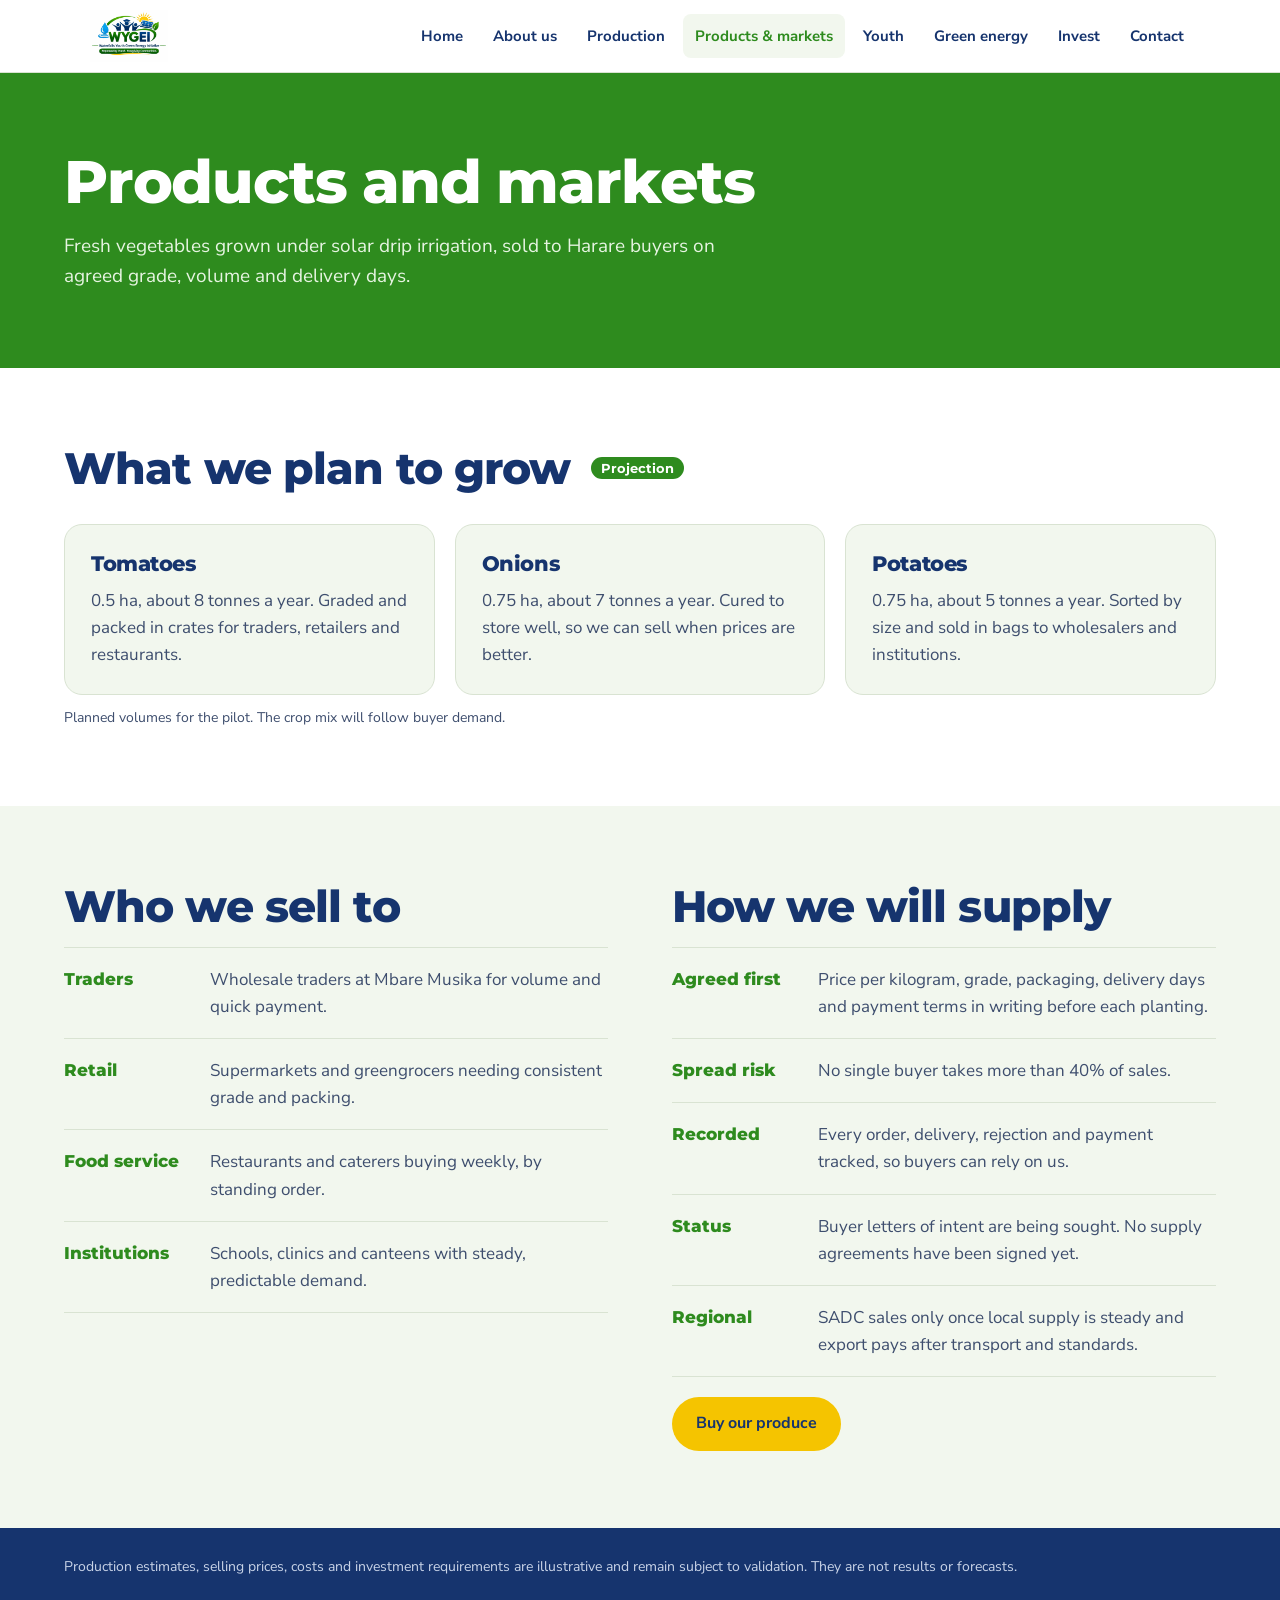
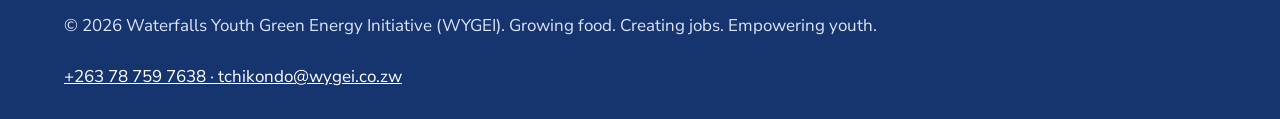
<file: markets.html>
<!DOCTYPE html>
<html lang="en">
<head>
<meta charset="utf-8">
<meta name="viewport" content="width=device-width, initial-scale=1">
<title>WYGEI Products</title>
<meta name="description" content="Products WYGEI grows and the buyers and markets it serves.">
<link rel="stylesheet" href="https://fonts.googleapis.com/css2?family=Montserrat:wght@700;800&family=Nunito+Sans:wght@400;600;700&display=swap">
<link rel="stylesheet" href="style.css">
</head>
<body>
<nav aria-label="Main">
<div class="wrap">
<a class="brand" href="index.html"><span><img src="logo.png" alt="WYGEI home" width="78" height="52"></span></a>
<div class="links"><a href="index.html">Home</a><a href="about.html">About us</a><a href="production.html">Production</a><a href="markets.html" aria-current="page">Products &amp; markets</a><a href="youth.html">Youth</a><a href="energy.html">Green energy</a><a href="invest.html">Invest</a><a href="contact.html">Contact</a></div>
</div>
</nav>
<header class="band green"><div class="wrap pagehead"><h1>Products and markets</h1><p class="lead">Fresh vegetables grown under solar drip irrigation, sold to Harare buyers on agreed grade, volume and delivery days.</p></div></header>
<section class="band" id="products">
<div class="wrap">
<h2>What we plan to grow <span class="b p">Projection</span></h2>
<div class="cards">
<div class="card"><h3>Tomatoes</h3><p>0.5 ha, about 8 tonnes a year. Graded and packed in crates for traders, retailers and restaurants.</p></div>
<div class="card"><h3>Onions</h3><p>0.75 ha, about 7 tonnes a year. Cured to store well, so we can sell when prices are better.</p></div>
<div class="card"><h3>Potatoes</h3><p>0.75 ha, about 5 tonnes a year. Sorted by size and sold in bags to wholesalers and institutions.</p></div>
</div>
<p class="note">Planned volumes for the pilot. The crop mix will follow buyer demand.</p>
</div>
</section>
<section class="band" style="background:var(--panel)" id="buyers">
<div class="wrap split">
<div>
<h2>Who we sell to</h2>
<ul class="steps" style="margin-top:16px">
<li><span class="when">Traders</span><div><p>Wholesale traders at Mbare Musika for volume and quick payment.</p></div></li>
<li><span class="when">Retail</span><div><p>Supermarkets and greengrocers needing consistent grade and packing.</p></div></li>
<li><span class="when">Food service</span><div><p>Restaurants and caterers buying weekly, by standing order.</p></div></li>
<li><span class="when">Institutions</span><div><p>Schools, clinics and canteens with steady, predictable demand.</p></div></li>
</ul>
</div>
<div>
<h2>How we will supply</h2>
<ul class="steps" style="margin-top:16px">
<li><span class="when">Agreed first</span><div><p>Price per kilogram, grade, packaging, delivery days and payment terms in writing before each planting.</p></div></li>
<li><span class="when">Spread risk</span><div><p>No single buyer takes more than 40% of sales.</p></div></li>
<li><span class="when">Recorded</span><div><p>Every order, delivery, rejection and payment tracked, so buyers can rely on us.</p></div></li>
<li><span class="when">Status</span><div><p>Buyer letters of intent are being sought. No supply agreements have been signed yet.</p></div></li>
<li><span class="when">Regional</span><div><p>SADC sales only once local supply is steady and export pays after transport and standards.</p></div></li>
</ul>
<p style="margin-top:20px"><a class="btn sun" href="contact.html#buy">Buy our produce</a></p>
</div>
</div>
</section>

<footer class="band" style="padding-block:28px">
<div class="wrap">
<p class="disc-line">Production estimates, selling prices, costs and investment requirements are illustrative and remain subject to validation. They are not results or forecasts.</p>
<p>© 2026 Waterfalls Youth Green Energy Initiative (WYGEI). Growing food. Creating jobs. Empowering youth.</p>
<p><a href="contact.html">+263 78 759 7638 · tchikondo@wygei.co.zw</a></p>
</div>
</footer>
<script src="app.js"></script>
</body>
</html>
</file>
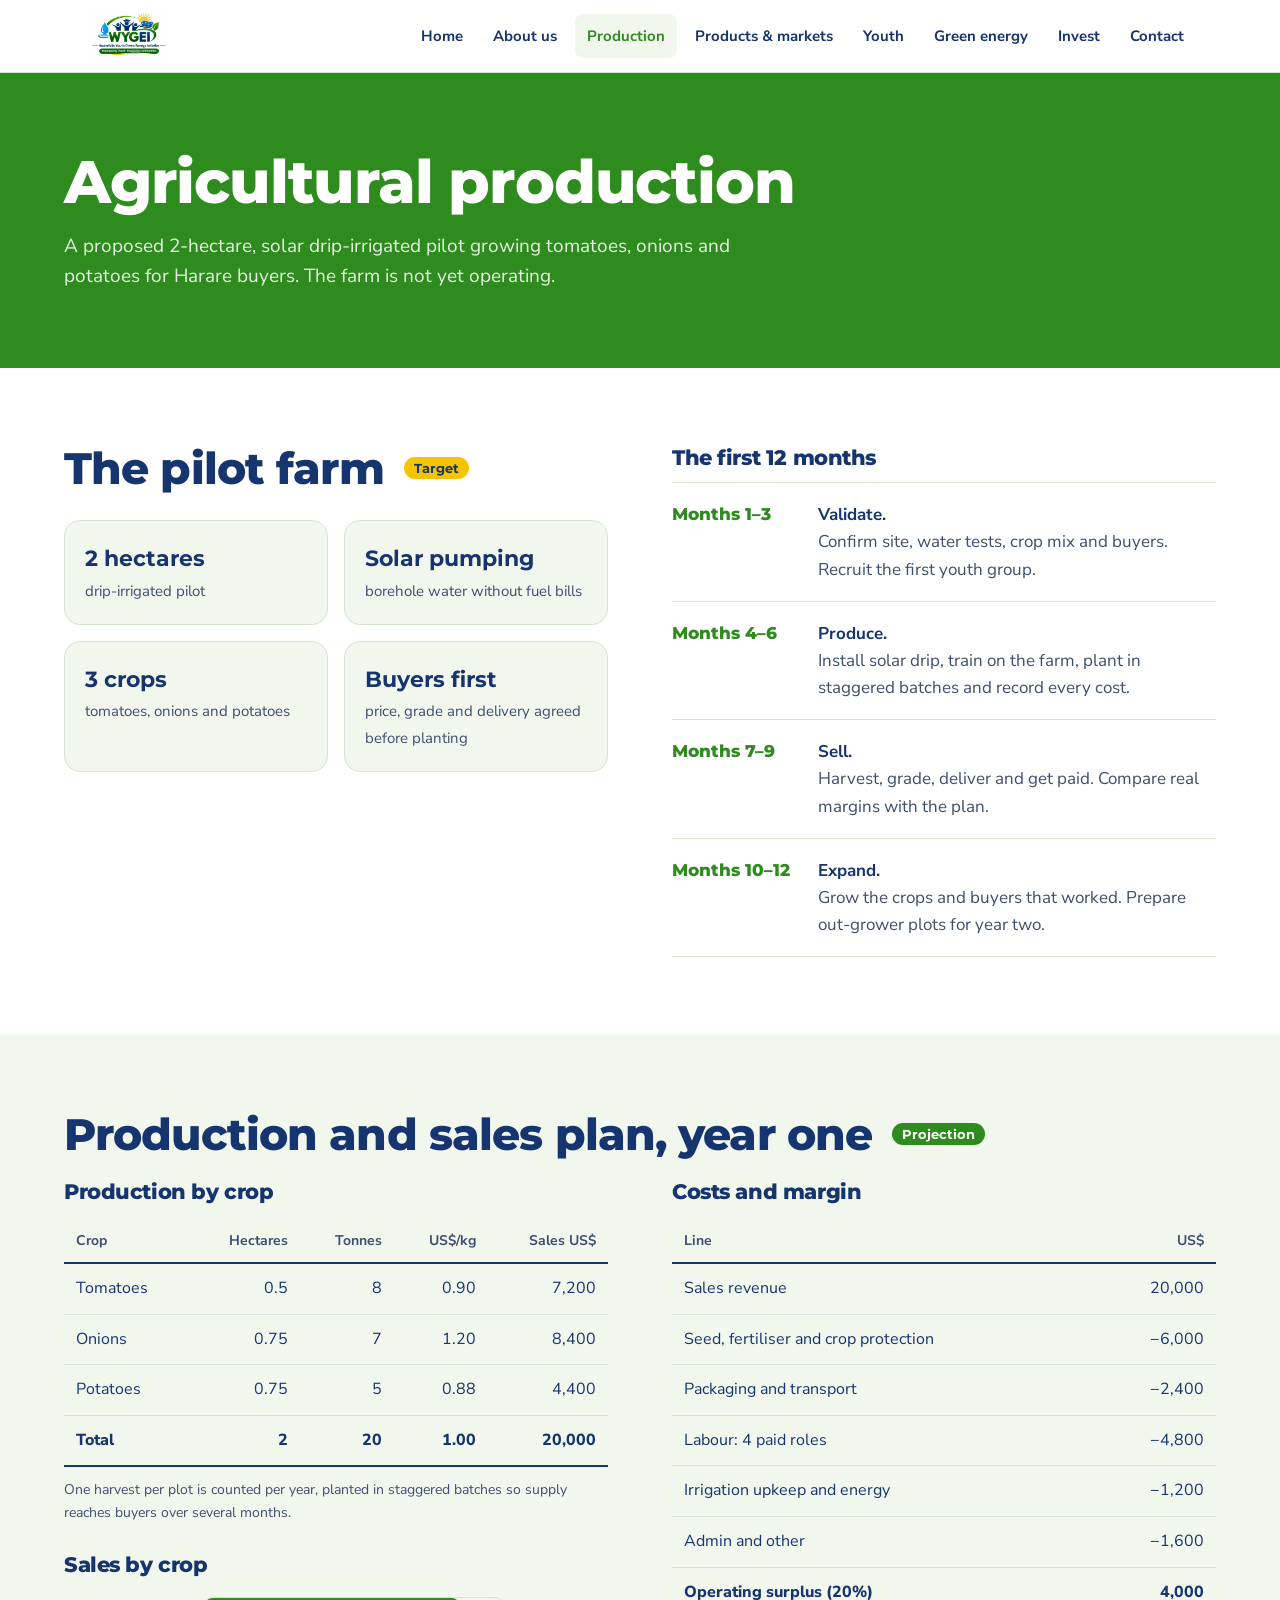
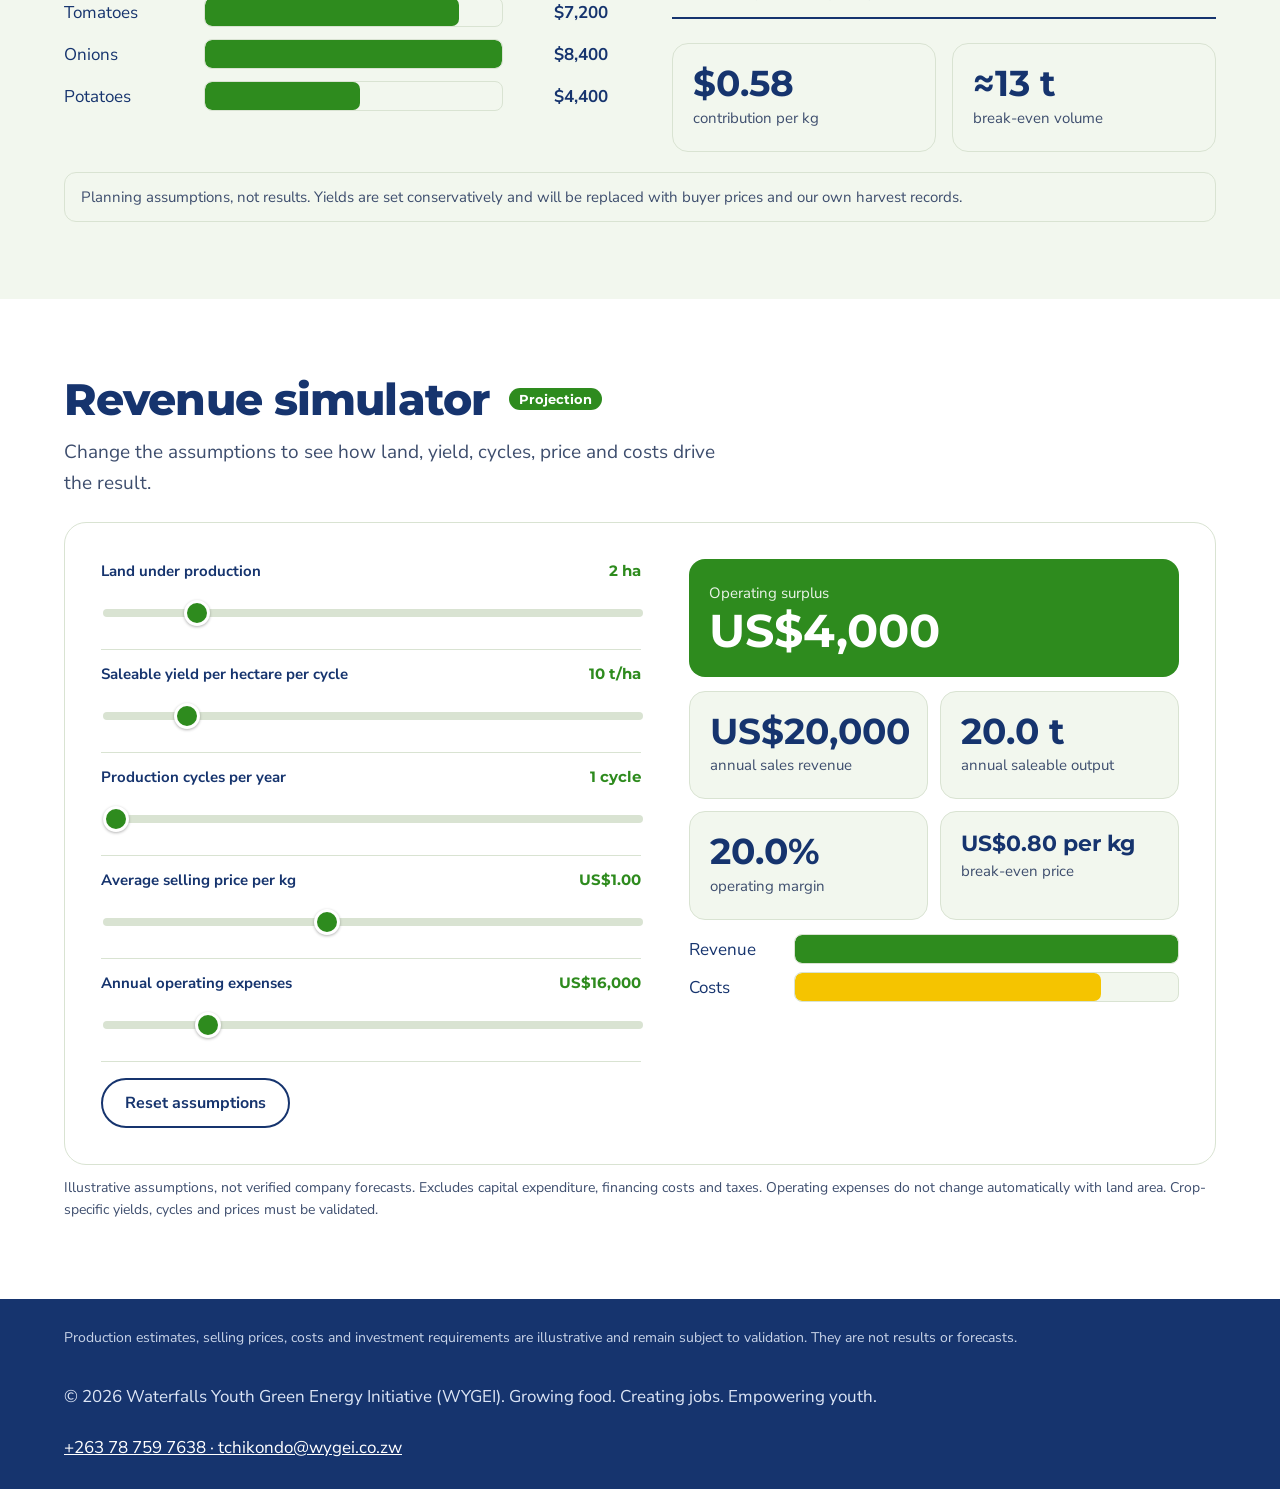
<file: production.html>
<!DOCTYPE html>
<html lang="en">
<head>
<meta charset="utf-8">
<meta name="viewport" content="width=device-width, initial-scale=1">
<title>WYGEI Production</title>
<meta name="description" content="WYGEI pilot farm production plan, crop budget and revenue simulator.">
<link rel="stylesheet" href="https://fonts.googleapis.com/css2?family=Montserrat:wght@700;800&family=Nunito+Sans:wght@400;600;700&display=swap">
<link rel="stylesheet" href="style.css">
</head>
<body>
<nav aria-label="Main">
<div class="wrap">
<a class="brand" href="index.html"><span><img src="logo.png" alt="WYGEI home" width="78" height="52"></span></a>
<div class="links"><a href="index.html">Home</a><a href="about.html">About us</a><a href="production.html" aria-current="page">Production</a><a href="markets.html">Products &amp; markets</a><a href="youth.html">Youth</a><a href="energy.html">Green energy</a><a href="invest.html">Invest</a><a href="contact.html">Contact</a></div>
</div>
</nav>
<header class="band green"><div class="wrap pagehead"><h1>Agricultural production</h1><p class="lead">A proposed 2-hectare, solar drip-irrigated pilot growing tomatoes, onions and potatoes for Harare buyers. The farm is not yet operating.</p></div></header>
<section class="band" id="farm">
<div class="wrap split">
<div>
<h2>The pilot farm <span class="b t">Target</span></h2>
<div class="facts">
<div class="fact"><b>2 hectares</b><span>drip-irrigated pilot</span></div>
<div class="fact"><b>Solar pumping</b><span>borehole water without fuel bills</span></div>
<div class="fact"><b>3 crops</b><span>tomatoes, onions and potatoes</span></div>
<div class="fact"><b>Buyers first</b><span>price, grade and delivery agreed before planting</span></div>
</div>
</div>
<div>
<h3>The first 12 months</h3>
<ol class="steps" style="margin-top:12px">
<li><span class="when">Months 1–3</span><div><b>Validate.</b> <p>Confirm site, water tests, crop mix and buyers. Recruit the first youth group.</p></div></li>
<li><span class="when">Months 4–6</span><div><b>Produce.</b> <p>Install solar drip, train on the farm, plant in staggered batches and record every cost.</p></div></li>
<li><span class="when">Months 7–9</span><div><b>Sell.</b> <p>Harvest, grade, deliver and get paid. Compare real margins with the plan.</p></div></li>
<li><span class="when">Months 10–12</span><div><b>Expand.</b> <p>Grow the crops and buyers that worked. Prepare out-grower plots for year two.</p></div></li>
</ol>
</div>
</div>
</section>

<section class="band" style="background:var(--panel)" id="plan">
<div class="wrap">
<h2>Production and sales plan, year one <span class="b p">Projection</span></h2>
<div class="split" style="margin-top:20px">
<div>
<h3>Production by crop</h3>
<div class="tblwrap"><table>
<thead><tr><th>Crop</th><th class="n">Hectares</th><th class="n">Tonnes</th><th class="n">US$/kg</th><th class="n">Sales US$</th></tr></thead>
<tbody id="crops"></tbody>
</table></div>
<p class="note">One harvest per plot is counted per year, planted in staggered batches so supply reaches buyers over several months.</p>
<h3 style="margin-top:28px">Sales by crop</h3>
<div class="bars" id="bars"></div>
</div>
<div>
<h3>Costs and margin</h3>
<div class="tblwrap"><table>
<thead><tr><th>Line</th><th class="n">US$</th></tr></thead>
<tbody id="pl"></tbody>
</table></div>
<div class="kpis" style="grid-template-columns:repeat(auto-fit,minmax(8.5em,1fr))">
<div class="kpi"><b>$0.58</b><span>contribution per kg</span></div>
<div class="kpi"><b>≈13 t</b><span>break-even volume</span></div>
</div>
</div>
</div>
<p class="assume">Planning assumptions, not results. Yields are set conservatively and will be replaced with buyer prices and our own harvest records.</p>
</div>
</section>

<section class="band" id="simulator">
<div class="wrap">
<h2>Revenue simulator <span class="b p">Projection</span></h2>
<p class="lead" style="margin-top:14px">Change the assumptions to see how land, yield, cycles, price and costs drive the result.</p>
<div class="sim" id="sim">
<div>
<div class="ctl"><label class="lbl" for="s-land">Land under production <output id="o-land"></output></label><input type="range" id="s-land" min="0.5" max="10" step="0.5"></div>
<div class="ctl"><label class="lbl" for="s-yld">Saleable yield per hectare per cycle <output id="o-yld"></output></label><input type="range" id="s-yld" min="2" max="60" step="1"></div>
<div class="ctl"><label class="lbl" for="s-cyc">Production cycles per year <output id="o-cyc"></output></label><input type="range" id="s-cyc" min="1" max="3" step="1"></div>
<div class="ctl"><label class="lbl" for="s-price">Average selling price per kg <output id="o-price"></output></label><input type="range" id="s-price" min="0.3" max="2" step="0.05"></div>
<div class="ctl"><label class="lbl" for="s-opex">Annual operating expenses <output id="o-opex"></output></label><input type="range" id="s-opex" min="2000" max="80000" step="500"></div>
<p style="margin-top:16px"><button class="btn ghost" type="button" id="sim-reset">Reset assumptions</button></p>
</div>
<div class="res" aria-live="polite">
<div class="big"><span id="r-sur-l">Operating surplus</span><b id="r-sur"></b></div>
<div class="pair">
<div class="kpi"><b id="r-rev"></b><span>annual sales revenue</span></div>
<div class="kpi"><b id="r-t"></b><span>annual saleable output</span></div>
<div class="kpi"><b id="r-m"></b><span>operating margin</span></div>
<div class="kpi"><b id="r-be" style="font-size:22px"></b><span>break-even price</span></div>
</div>
<div class="vs">
<div class="bar"><span>Revenue</span><div class="track"><div class="fill" id="b-rev"></div></div></div>
<div class="bar"><span>Costs</span><div class="track"><div class="fill cost" id="b-cost"></div></div></div>
</div>
</div>
</div>
<p class="note">Illustrative assumptions, not verified company forecasts. Excludes capital expenditure, financing costs and taxes. Operating expenses do not change automatically with land area. Crop-specific yields, cycles and prices must be validated.</p>
</div>
</section>

<footer class="band" style="padding-block:28px">
<div class="wrap">
<p class="disc-line">Production estimates, selling prices, costs and investment requirements are illustrative and remain subject to validation. They are not results or forecasts.</p>
<p>© 2026 Waterfalls Youth Green Energy Initiative (WYGEI). Growing food. Creating jobs. Empowering youth.</p>
<p><a href="contact.html">+263 78 759 7638 · tchikondo@wygei.co.zw</a></p>
</div>
</footer>
<script src="app.js"></script>
</body>
</html>
</file>
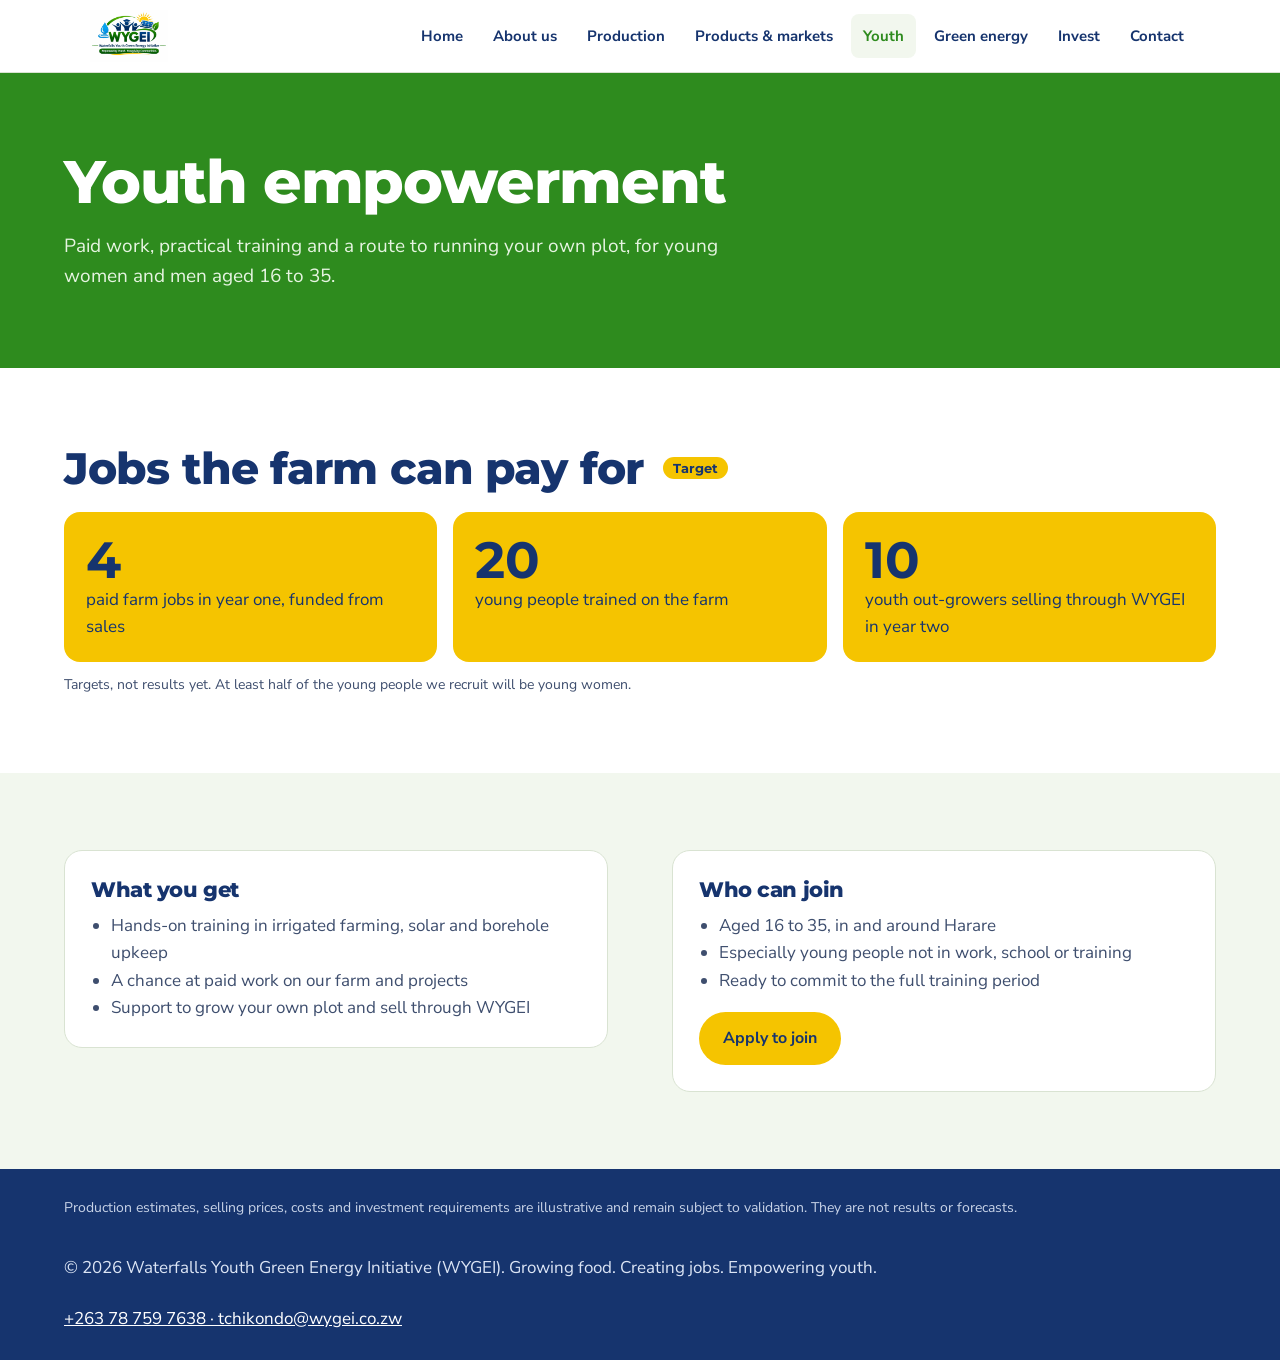
<file: youth.html>
<!DOCTYPE html>
<html lang="en">
<head>
<meta charset="utf-8">
<meta name="viewport" content="width=device-width, initial-scale=1">
<title>WYGEI Youth</title>
<meta name="description" content="WYGEI youth employment, training and out-grower programme.">
<link rel="stylesheet" href="https://fonts.googleapis.com/css2?family=Montserrat:wght@700;800&family=Nunito+Sans:wght@400;600;700&display=swap">
<link rel="stylesheet" href="style.css">
</head>
<body>
<nav aria-label="Main">
<div class="wrap">
<a class="brand" href="index.html"><span><img src="logo.png" alt="WYGEI home" width="78" height="52"></span></a>
<div class="links"><a href="index.html">Home</a><a href="about.html">About us</a><a href="production.html">Production</a><a href="markets.html">Products &amp; markets</a><a href="youth.html" aria-current="page">Youth</a><a href="energy.html">Green energy</a><a href="invest.html">Invest</a><a href="contact.html">Contact</a></div>
</div>
</nav>
<header class="band green"><div class="wrap pagehead"><h1>Youth empowerment</h1><p class="lead">Paid work, practical training and a route to running your own plot, for young women and men aged 16 to 35.</p></div></header>
<section class="band" id="targets">
<div class="wrap">
<h2>Jobs the farm can pay for <span class="b t">Target</span></h2>
<div class="targets">
<div class="target"><b>4</b>paid farm jobs in year one, funded from sales</div>
<div class="target"><b>20</b>young people trained on the farm</div>
<div class="target"><b>10</b>youth out-growers selling through WYGEI in year two</div>
</div>
<p class="note">Targets, not results yet. At least half of the young people we recruit will be young women.</p>
</div>
</section>
<section class="band" style="background:var(--panel)">
<div class="wrap split">
<div class="card" style="background:var(--bg)"><h3>What you get</h3><ul><li>Hands-on training in irrigated farming, solar and borehole upkeep</li><li>A chance at paid work on our farm and projects</li><li>Support to grow your own plot and sell through WYGEI</li></ul></div>
<div class="card" style="background:var(--bg)"><h3>Who can join</h3><ul><li>Aged 16 to 35, in and around Harare</li><li>Especially young people not in work, school or training</li><li>Ready to commit to the full training period</li></ul><p style="margin-top:8px"><a class="btn sun" href="contact.html#join">Apply to join</a></p></div>
</div>
</section>

<footer class="band" style="padding-block:28px">
<div class="wrap">
<p class="disc-line">Production estimates, selling prices, costs and investment requirements are illustrative and remain subject to validation. They are not results or forecasts.</p>
<p>© 2026 Waterfalls Youth Green Energy Initiative (WYGEI). Growing food. Creating jobs. Empowering youth.</p>
<p><a href="contact.html">+263 78 759 7638 · tchikondo@wygei.co.zw</a></p>
</div>
</footer>
<script src="app.js"></script>
</body>
</html>
</file>
<file: style.css>
:root{color-scheme:light dark;
--bg:light-dark(#FFFFFF,#0C1A33);
--ink:light-dark(#16346E,#EEF3FB);
--soft:light-dark(#3E4E6E,#B8C6DE);
--green:light-dark(#2E8B1E,#3FA82C);
--greenband:light-dark(#2E8B1E,#1F5E17);
--onGreen:#FFFFFF;
--sun:#F5C400;
--water:light-dark(#1E9BE0,#4DB6F0);
--panel:light-dark(#F2F7EE,#13264A);
--line:light-dark(#D9E3D2,#25395F);
--sky1:light-dark(#DDF0FF,#0A1630);
--sky2:light-dark(#FFF4CC,#1B2C55);
--hill:light-dark(#BFE0A6,#1E4A2A);
--soil:light-dark(#B98A5E,#5A3F2A);
--soil2:light-dark(#A4774D,#4A3322)}
:root[data-theme=light]{color-scheme:light}:root[data-theme=dark]{color-scheme:dark}
*{box-sizing:border-box;min-width:0}
html{scroll-padding-top:84px;scroll-behavior:smooth}
body{margin:0;background:var(--bg);color:var(--ink);font:17px/1.6 'Nunito Sans',Arial,sans-serif;overflow-x:clip}
img{max-width:100%;height:auto;display:block}
a{color:inherit}
h1,h2,h3{font-family:Montserrat,Arial,sans-serif;font-weight:800;line-height:1.08;letter-spacing:-.02em;margin:0;text-wrap:balance}
h1{font-size:clamp(34px,5.2vw,60px)}
h2{font-size:clamp(28px,3.6vw,44px)}
h3{font-size:21px;line-height:1.2}
p{margin:0}
.wrap{max-width:1240px;margin:0 auto}
.band{padding-block:clamp(40px,6vw,88px);padding-inline:max(5vw,16px)}
.lead{font-size:19px;color:var(--soft);max-width:62ch}
nav{position:sticky;top:0;z-index:5;background:color-mix(in srgb,var(--bg) 92%,transparent);backdrop-filter:blur(8px);border-bottom:1px solid var(--line)}
nav .wrap{display:flex;align-items:center;gap:20px;padding:8px max(5vw,16px);flex-wrap:wrap}
.brand{display:flex;align-items:center;gap:12px;text-decoration:none;margin-right:auto}
.brand span{background:#fff;border-radius:10px;padding:2px 6px;display:block}
.brand img{height:52px;width:auto}
.links{display:flex;gap:6px;flex-wrap:wrap}
.links a{text-decoration:none;font-weight:700;font-size:15px;padding:10px 12px;border-radius:8px}
.links a:hover,.links a:focus-visible{background:var(--panel)}
.btn{display:inline-flex;align-items:center;justify-content:center;min-height:48px;padding:12px 22px;border-radius:999px;font-weight:700;text-decoration:none;border:2px solid transparent;font-size:16px;cursor:pointer;font-family:inherit}
.btn.sun{background:var(--sun);color:#16346E}
.btn.ghost{border-color:currentColor;background:transparent;color:inherit}
.btn:focus-visible,a:focus-visible,input:focus-visible,select:focus-visible,textarea:focus-visible{outline:3px solid var(--water);outline-offset:2px}
.hero{padding-bottom:0}
.hero .top{display:grid;grid-template-columns:minmax(0,1.3fr) minmax(0,1fr);gap:40px;align-items:end}
.hero .ctas{display:flex;gap:12px;flex-wrap:wrap}
.fig{position:relative;height:clamp(260px,34vw,440px);margin-top:36px}
.fig>svg{position:absolute;inset:0;width:100%;height:100%}
.green{background:var(--greenband);color:var(--onGreen)}
.green .lead,.green p{color:#E6F4E1}
.services{display:grid;grid-template-columns:repeat(4,minmax(0,1fr));gap:20px;margin-top:36px}
.svc{background:rgba(255,255,255,.1);border:1px solid rgba(255,255,255,.22);border-radius:18px;padding:26px;display:flex;flex-direction:column;gap:12px}
.svc svg{width:56px;height:56px}
.split{display:grid;grid-template-columns:minmax(0,1fr) minmax(0,1fr);gap:clamp(28px,5vw,72px);align-items:start}
.facts{display:grid;grid-template-columns:repeat(2,minmax(0,1fr));gap:16px;margin-top:28px}
.fact{background:var(--panel);border:1px solid var(--line);border-radius:16px;padding:20px}
.fact b{display:block;font-family:Montserrat,Arial,sans-serif;font-size:22px}
.fact span{color:var(--soft);font-size:15px}
.steps{list-style:none;margin:0;padding:0;display:flex;flex-direction:column}
.steps li{display:grid;grid-template-columns:auto minmax(0,1fr);gap:18px;padding:18px 0;border-top:1px solid var(--line)}
.steps li:last-child{border-bottom:1px solid var(--line)}
.steps .when{font-family:Montserrat,Arial,sans-serif;font-weight:800;color:var(--green);white-space:nowrap;min-width:7.5em}
.steps p{color:var(--soft)}
.targets{display:grid;grid-template-columns:repeat(3,minmax(0,1fr));gap:16px;margin-top:20px}
.target{border-radius:16px;padding:22px;background:var(--sun);color:#16346E}
.target b{display:block;font-family:Montserrat,Arial,sans-serif;font-size:clamp(36px,4vw,52px);line-height:1}
.note{font-size:14px;color:var(--soft);margin-top:12px}
.cards{display:grid;grid-template-columns:repeat(3,minmax(0,1fr));gap:20px;margin-top:32px}
.card{background:var(--panel);border:1px solid var(--line);border-radius:18px;padding:26px;display:flex;flex-direction:column;gap:10px}
.card p{color:var(--soft)}
.card ul{margin:0;padding-left:20px;color:var(--soft)}
.founder{display:grid;grid-template-columns:auto minmax(0,1fr);gap:28px;align-items:center;margin-top:28px}
.mono{width:120px;height:120px;border-radius:50%;background:var(--green);color:#fff;display:grid;place-items:center;font:800 40px Montserrat,Arial,sans-serif}
form{display:grid;gap:16px;background:var(--panel);border:1px solid var(--line);border-radius:20px;padding:clamp(20px,3vw,32px)}
label{font-weight:700;font-size:15px;display:grid;gap:6px}
input,select,textarea{font:16px 'Nunito Sans',Arial,sans-serif;padding:12px 14px;border-radius:10px;border:1.5px solid var(--line);background:var(--bg);color:var(--ink);min-height:48px;width:100%}
textarea{min-height:110px;resize:vertical}
.two{display:grid;grid-template-columns:repeat(2,minmax(0,1fr));gap:16px}
.out{display:none;gap:12px;border-top:1px solid var(--line);padding-top:16px}
.out.show{display:grid}
.out pre{white-space:pre-wrap;margin:0;background:var(--bg);border:1px solid var(--line);border-radius:10px;padding:14px;font:15px/1.5 'Nunito Sans',Arial,sans-serif}
.row{display:flex;gap:10px;flex-wrap:wrap}
.contact{display:grid;gap:18px;align-content:start}
.contact dl{margin:0;display:grid;gap:14px}
.contact dt{font-weight:700;font-size:14px;color:var(--soft)}
.contact dd{margin:0;font-size:19px;font-weight:700;overflow-wrap:anywhere}
.green .contact dt{color:#D3EBCB}
.green .contact dd,.green .contact dd a{color:#FFFFFF}
.logochip{background:#fff;border-radius:16px;padding:12px;max-width:320px}
footer{background:#16346E;color:#DCE5F5}
footer .wrap{display:flex;gap:24px;justify-content:space-between;flex-wrap:wrap;align-items:center}
footer a{color:#fff}
@keyframes drip{from{stroke-dashoffset:60}to{stroke-dashoffset:0}}
.flow{stroke-dasharray:6 14;animation:drip 1.6s linear infinite}
@media(prefers-reduced-motion:reduce){.flow{animation:none}html{scroll-behavior:auto}}
@media(max-width:900px){.services{grid-template-columns:repeat(2,minmax(0,1fr))}.cards{grid-template-columns:minmax(0,1fr)}.hero .top{grid-template-columns:minmax(0,1fr)}}
@media(max-width:720px){.split{grid-template-columns:minmax(0,1fr)}.links a{padding:8px 9px;font-size:14px}}
@media(max-width:600px){.services,.facts,.two{grid-template-columns:minmax(0,1fr)}.targets{grid-template-columns:minmax(0,1fr)}.founder{grid-template-columns:minmax(0,1fr)}.brand img{height:44px}.steps li{grid-template-columns:minmax(0,1fr);gap:4px}}

/* added: agribusiness positioning, production and investment */
.pillars{display:grid;grid-template-columns:repeat(3,minmax(0,1fr));gap:20px;margin-top:32px}
.pillar{background:rgba(255,255,255,.1);border:1px solid rgba(255,255,255,.22);border-radius:18px;padding:26px;display:flex;flex-direction:column;gap:10px}
.pillar .role{font-weight:700;color:var(--sun);font-size:15px}
.chain{display:flex;flex-wrap:wrap;gap:8px;align-items:center;margin-top:28px;font-family:Montserrat,Arial,sans-serif;font-weight:800;font-size:clamp(16px,1.8vw,20px)}
.chain span{background:#fff;color:#16346E;border-radius:999px;padding:8px 16px}
.chain i{font-style:normal;color:var(--sun)}
.tblwrap{overflow-x:auto;margin-top:16px}
table{border-collapse:collapse;width:100%;font-size:16px}
th{text-align:left;font-size:14px;color:var(--soft);font-weight:700;padding:10px 12px;border-bottom:2px solid var(--ink)}
td{padding:12px;border-bottom:1px solid var(--line)}
td.n,th.n{text-align:right;white-space:nowrap;font-variant-numeric:tabular-nums}
tr.tot td{font-weight:800;border-bottom:2px solid var(--ink)}
.bars{display:grid;gap:12px;margin-top:20px}
.bar{display:grid;grid-template-columns:7.5em minmax(0,1fr) 5.5em;gap:12px;align-items:center}
.bar .track{background:var(--panel);border:1px solid var(--line);border-radius:8px;height:30px;overflow:hidden}
.bar .fill{height:100%;background:var(--green);border-radius:7px}
.bar b{text-align:right;white-space:nowrap;font-variant-numeric:tabular-nums}
.kpis{display:grid;grid-template-columns:repeat(auto-fit,minmax(11em,1fr));gap:16px;margin-top:24px}
.kpi{background:var(--panel);border:1px solid var(--line);border-radius:16px;padding:20px}
.kpi b{display:block;font-family:Montserrat,Arial,sans-serif;font-size:clamp(26px,3vw,36px);line-height:1.1;white-space:nowrap}
.kpi span{color:var(--soft);font-size:15px}
.assume{background:var(--panel);border:1px solid var(--line);border-radius:12px;padding:12px 16px;font-size:15px;color:var(--soft);margin-top:20px}
.links a[aria-current]{background:var(--panel)}
@media(max-width:900px){.pillars{grid-template-columns:minmax(0,1fr)}}
@media(max-width:600px){.bar{grid-template-columns:6em minmax(0,1fr) 4.8em;gap:8px}table{font-size:14px}th,td{padding:8px 6px}}
@media(max-width:600px){.stack thead{display:none}.stack tr{display:grid;padding-block:10px;border-bottom:1px solid var(--line)}.stack td{display:flex;justify-content:space-between;gap:12px;border:0;padding:3px 0;text-align:right}.stack td::before{content:attr(data-l);color:var(--soft);text-align:left}.stack tr.tot{border-bottom:2px solid var(--ink)}}
.green .kpi{color:var(--ink)}
#production .kpis{grid-template-columns:repeat(auto-fit,minmax(8.5em,1fr))}
/* multi-page additions */
.muted{color:var(--soft);font-size:14px}
.pagehead{display:grid;gap:16px}
.links a[aria-current=page]{background:var(--panel);color:var(--green)}
.hier{display:grid;gap:10px;max-width:880px;margin:32px auto 0}
.hier .top{background:var(--greenband);color:#fff;border-radius:16px;padding:22px;text-align:center}
.hier .top b{display:block;font-family:Montserrat,Arial,sans-serif;font-size:22px}
.hier .grid{display:grid;grid-template-columns:repeat(2,minmax(0,1fr));gap:10px}
.hier .cell{background:var(--bg);border:1px solid var(--line);border-radius:14px;padding:18px;display:flex;gap:14px;align-items:center}
.hier .cell svg{width:36px;height:36px;flex:none}
.hier .cell b{font-family:Montserrat,Arial,sans-serif;font-size:17px;display:block}
.hier .cell span{color:var(--soft);font-size:14px}
.hier .arrow{text-align:center;color:var(--soft);font-size:22px;line-height:1}
.hier .wide{background:var(--bg);border:1px solid var(--line);border-radius:14px;padding:18px;text-align:center}
.hier .wide b{font-family:Montserrat,Arial,sans-serif;font-size:18px}
.hier .end{background:var(--sun);color:#16346E;border-radius:14px;padding:18px;text-align:center}
.hier .end b{font-family:Montserrat,Arial,sans-serif;font-size:18px}
.hier .tag{font-size:13px;font-weight:700;color:var(--green);display:block;margin-bottom:2px}
.top .tag,.end .tag{color:inherit;opacity:.85}
.sim{display:grid;grid-template-columns:minmax(0,1.1fr) minmax(0,1fr);gap:clamp(20px,4vw,48px);background:var(--bg);border:1px solid var(--line);border-radius:22px;padding:clamp(18px,3vw,36px);margin-top:24px}
.ctl{display:grid;gap:6px;padding:12px 0;border-bottom:1px solid var(--line)}
.ctl:first-child{padding-top:0}
.ctl .lbl{display:flex;justify-content:space-between;gap:12px;font-weight:700;font-size:15px}
.ctl output{font-family:Montserrat,Arial,sans-serif;color:var(--green);white-space:nowrap}
input[type=range]{-webkit-appearance:none;appearance:none;height:44px;padding:0;border:0;background:transparent;min-height:0}
input[type=range]::-webkit-slider-runnable-track{height:8px;border-radius:4px;background:var(--line)}
input[type=range]::-moz-range-track{height:8px;border-radius:4px;background:var(--line)}
input[type=range]::-webkit-slider-thumb{-webkit-appearance:none;width:26px;height:26px;border-radius:50%;background:var(--green);border:3px solid #fff;margin-top:-9px;box-shadow:0 1px 3px rgba(0,0,0,.3)}
input[type=range]::-moz-range-thumb{width:22px;height:22px;border-radius:50%;background:var(--green);border:3px solid #fff}
.res{display:grid;gap:14px;align-content:start}
.res .big{background:var(--greenband);color:#fff;border-radius:16px;padding:20px}
.res .big span{font-size:15px;opacity:.9}
.res .big b{display:block;font-family:Montserrat,Arial,sans-serif;font-size:clamp(32px,4vw,46px);line-height:1.1}
#r-sur[data-neg="1"]{color:#FFD7D0}
.res .pair{display:grid;grid-template-columns:repeat(2,minmax(0,1fr));gap:12px}
.vs{display:grid;gap:8px}
.vs .bar{grid-template-columns:5.5em minmax(0,1fr)}
.fill.cost{background:var(--sun)}
.pagecards{display:grid;grid-template-columns:repeat(3,minmax(0,1fr));gap:20px;margin-top:28px}
.pagecards a{text-decoration:none;background:var(--panel);border:1px solid var(--line);border-radius:18px;padding:24px;display:grid;gap:8px}
.pagecards a:hover{border-color:var(--green)}
.pagecards a p{color:var(--soft)}
.pagecards a .go{color:var(--green);font-weight:700}
@media(max-width:900px){.sim{grid-template-columns:minmax(0,1fr)}.pagecards{grid-template-columns:repeat(2,minmax(0,1fr))}}
@media(max-width:720px){nav{position:static}nav .wrap{flex-wrap:nowrap;flex-direction:column;align-items:flex-start;gap:6px}.links{flex-wrap:nowrap;overflow-x:auto;width:100%;padding-bottom:4px}.links a{flex:none}}
@media(max-width:600px){.hier .grid,.pagecards,.res .pair{grid-template-columns:minmax(0,1fr)}}
/* status labels */
.b{display:inline-block;font:700 13px Montserrat,Arial,sans-serif;letter-spacing:0;border-radius:99px;padding:3px 10px;vertical-align:middle;white-space:nowrap}
h2 .b{margin-left:8px;position:relative;top:-4px}
.b.a{background:#16346E;color:#fff}
.b.t{background:#F5C400;color:#16346E}
.b.p{background:#2E8B1E;color:#fff}
.b.e{background:#fff;color:#16346E;border:1.5px solid #16346E}
.green .b.p{background:#fff;color:#2E8B1E}
.status{display:grid;grid-template-columns:repeat(3,minmax(0,1fr));gap:16px;margin-top:18px}
.status>div{background:var(--panel);border:1px solid var(--line);border-radius:16px;padding:18px;display:grid;gap:8px;align-content:start}
.status p{color:var(--soft);font-size:15px}
.disc-line{font-size:14px;opacity:.9;margin-bottom:10px;flex-basis:100%}
@media(max-width:720px){.status{grid-template-columns:minmax(0,1fr)}}
.status>div>.b{justify-self:start}
</file>
